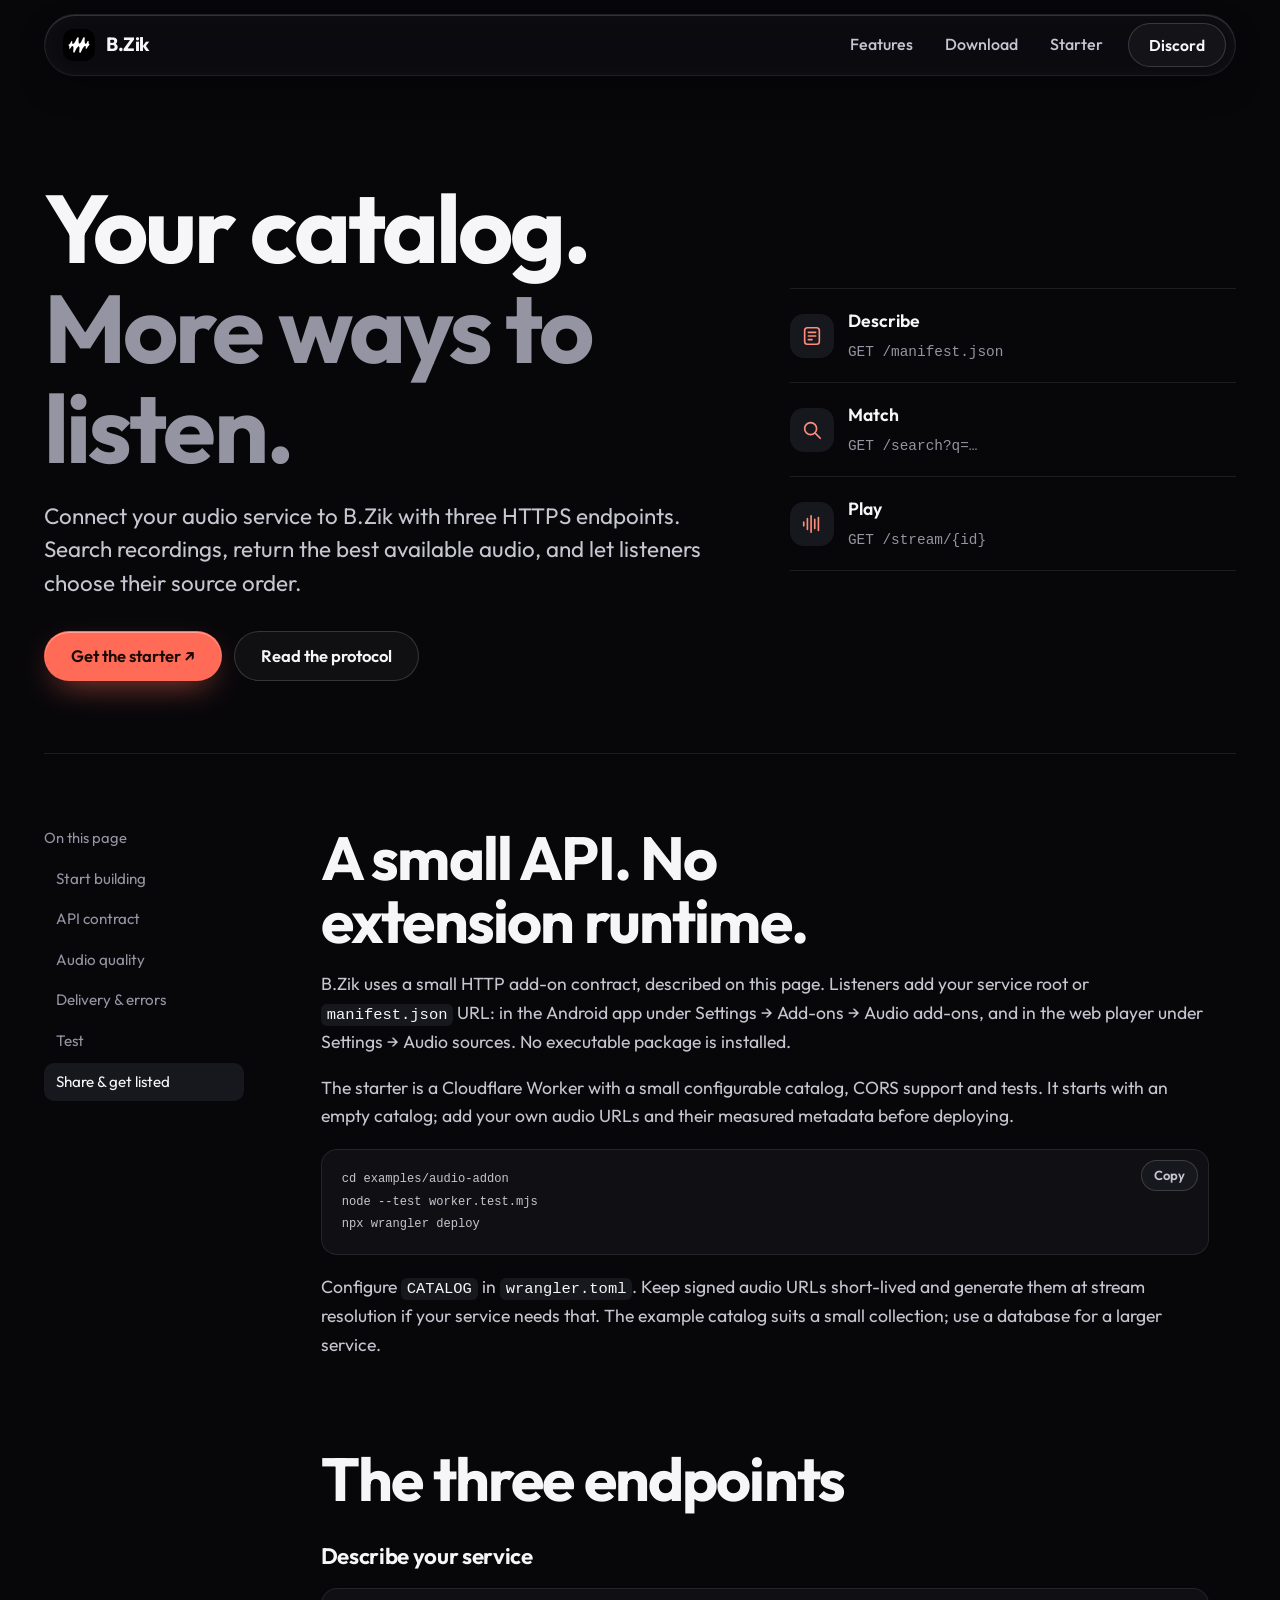
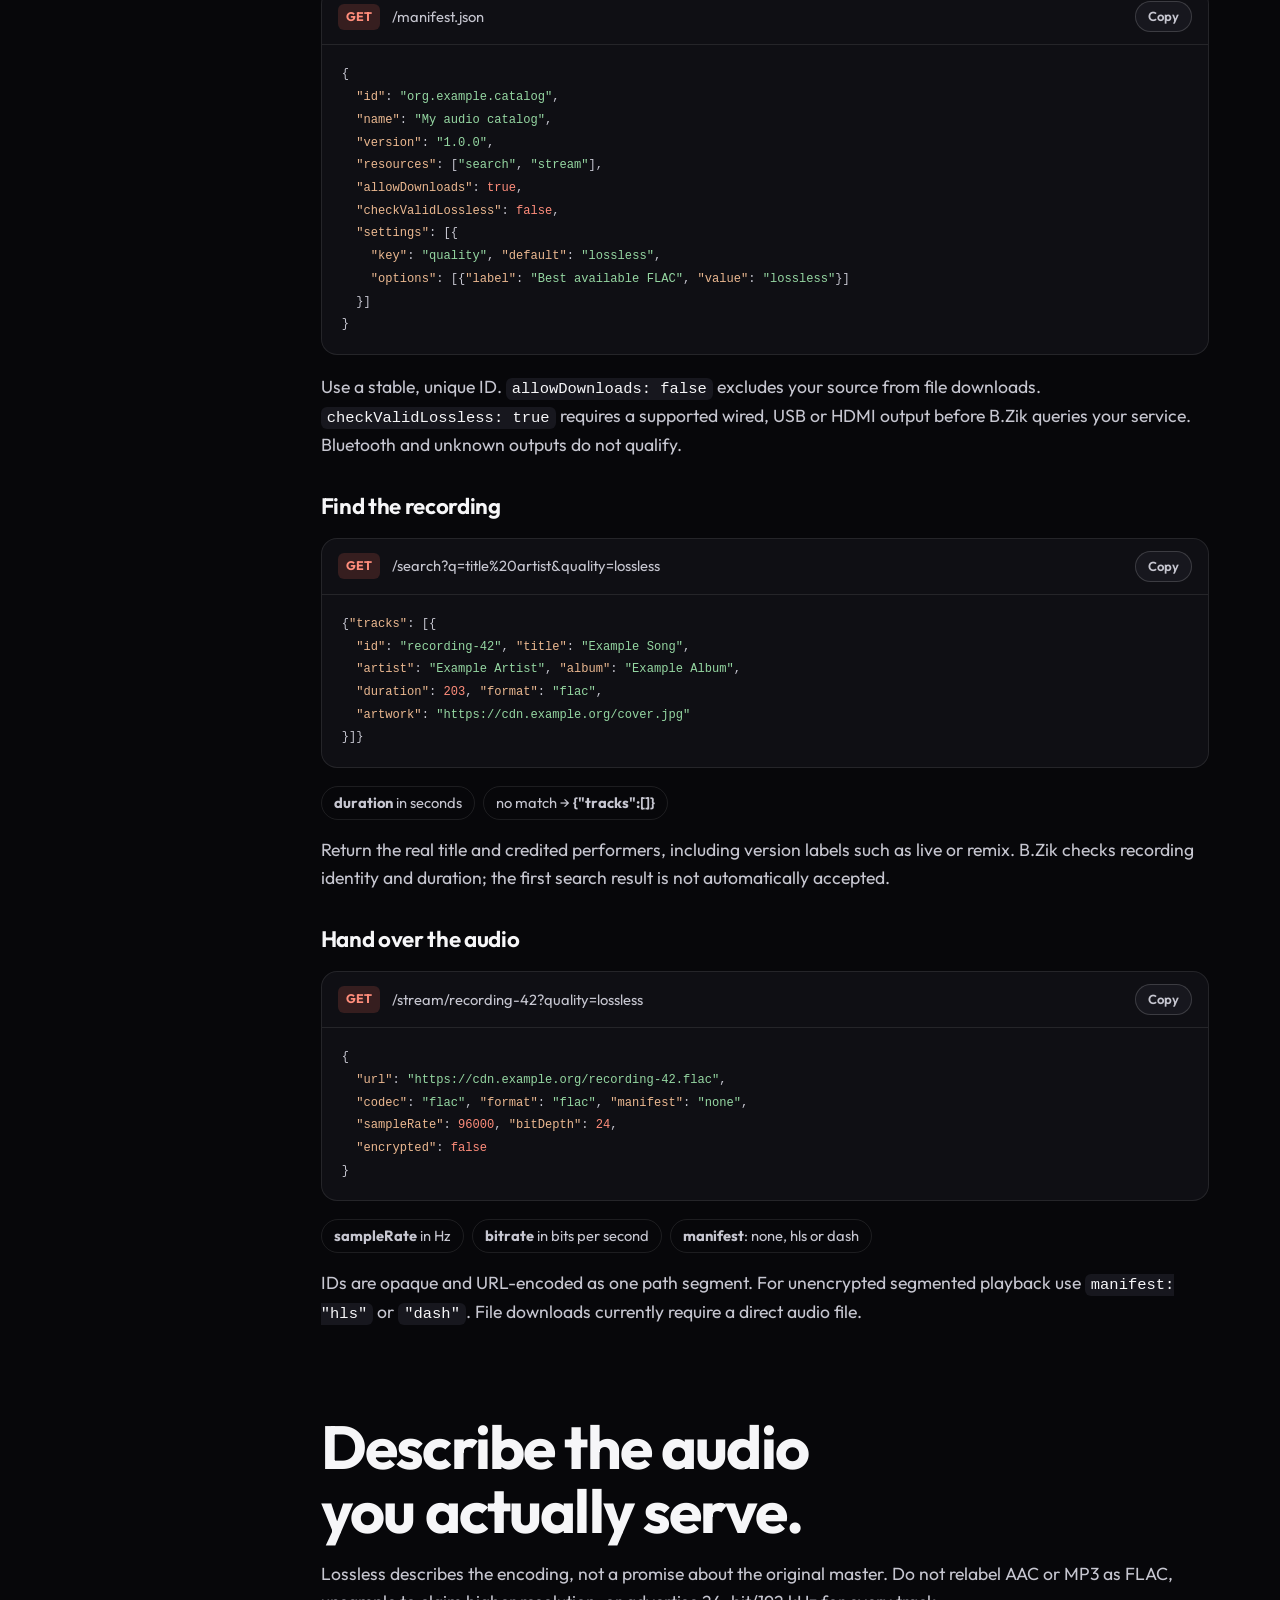
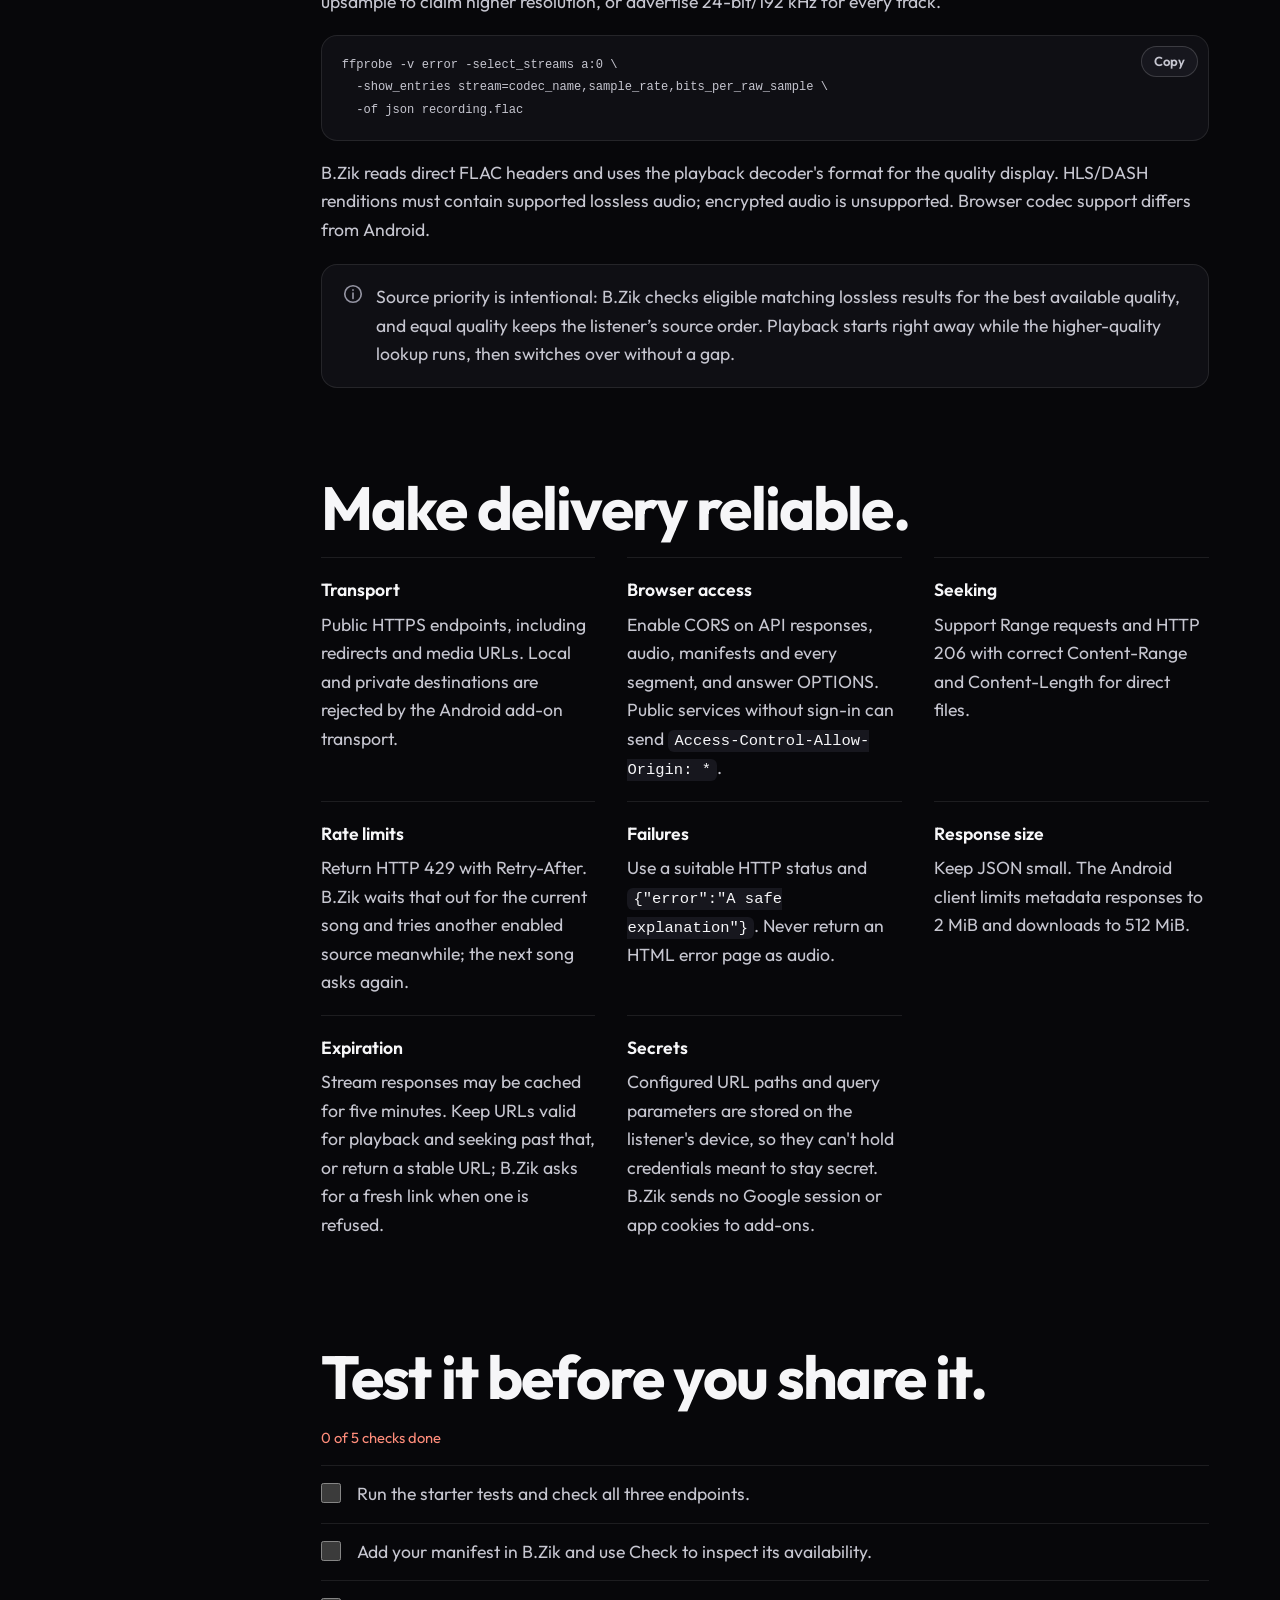
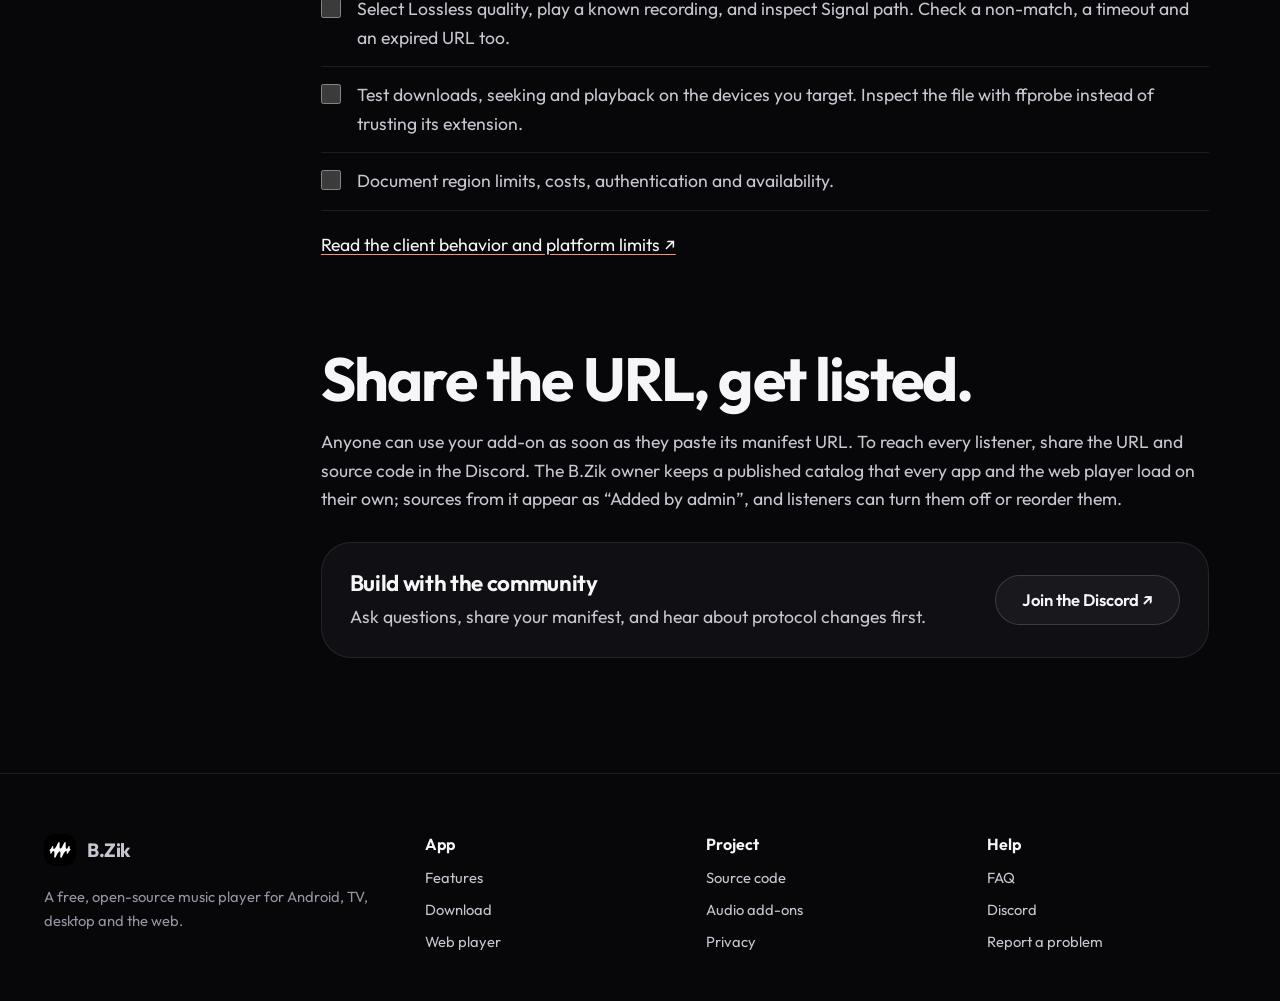
<file: site/addons/index.html>
<!doctype html>
<html lang="en">
<head>
<meta charset="utf-8">
<meta name="viewport" content="width=device-width, initial-scale=1, viewport-fit=cover">
<title>Build audio add-ons · B.Zik</title>
<meta name="description" content="Build an B.Zik audio add-on: a small HTTPS API for catalog search, lossless playback and downloads. Protocol, examples and a working starter.">
<link rel="canonical" href="https://alphakorner.github.io/B.Zik/addons/">
<link rel="icon" href="../favicon.svg" type="image/svg+xml">
<meta name="theme-color" content="#07070a">
<link rel="preload" as="font" href="../assets/outfit.woff2" type="font/woff2" crossorigin>
<link rel="stylesheet" href="../assets/site.css">
<style>
/* The add-ons guide: a contents rail beside the article, code and endpoint blocks. */
.addon-hero { display: grid; grid-template-columns: minmax(0, 1.2fr) minmax(0, 0.8fr); gap: clamp(32px, 6vw, 80px); align-items: center; padding: clamp(48px, 8vw, 104px) 0 clamp(40px, 6vw, 72px); }
.addon-hero > * { min-width: 0; }
.addon-hero h1 { font-size: var(--step-4); letter-spacing: -0.03em; margin-bottom: 22px; }
.addon-hero h1 mark { background: none; color: var(--ink-3); }
.addon-hero .lede { max-width: 44ch; margin-bottom: 30px; }
.route { list-style: none; margin: 0; padding: 0; border-top: 1px solid var(--line); }
.route li { display: grid; grid-template-columns: 44px 1fr; gap: 14px; align-items: center; padding: 18px 0; border-bottom: 1px solid var(--line); }
.route .dot { width: 44px; height: 44px; border-radius: 14px; background: var(--bg-3); display: grid; place-items: center; }
.route svg { width: 22px; height: 22px; fill: none; stroke: var(--coral-text); stroke-width: 1.8; stroke-linecap: round; stroke-linejoin: round; }
.route strong { display: block; font-weight: 620; }
.route code { color: var(--ink-3); font-size: 0.9rem; }
.layout { display: grid; grid-template-columns: 200px minmax(0, 1fr); gap: clamp(32px, 6vw, 88px); align-items: start; padding-bottom: clamp(64px, 9vw, 120px); border-top: 1px solid var(--line); padding-top: clamp(40px, 6vw, 72px); }
.layout .toc { position: sticky; top: 88px; display: grid; gap: 2px; }
.layout .toc p { margin: 0 0 8px; font-size: var(--step--1); color: var(--ink-3); }
.layout .toc a { padding: 7px 12px; border-radius: 10px; text-decoration: none; color: var(--ink-3); font-size: 0.95rem; border: 0; }
.layout .toc a:hover { color: var(--ink); background: var(--bg-2); }
.layout .toc a[aria-current="true"] { color: var(--ink); background: var(--bg-3); }
article { max-width: 74ch; }
article section + section { margin-top: clamp(48px, 7vw, 88px); }
article h2 { font-size: var(--step-3); margin-bottom: 18px; }
article h3 { margin: 32px 0 12px; }
article p, article li { color: var(--ink-2); }
article a { color: var(--ink); text-decoration-color: var(--coral-text); text-underline-offset: 3px; }
article code { font-size: 0.88em; background: var(--bg-3); padding: 2px 6px; border-radius: 6px; color: var(--ink); overflow-wrap: anywhere; }
.code, .endpoint { position: relative; margin: 18px 0; background: var(--bg-2); border: 1px solid var(--line); border-radius: 16px; overflow: hidden; }
.endpoint header { display: flex; align-items: center; gap: 12px; padding: 12px 16px; border-bottom: 1px solid var(--line); font-size: 0.92rem; color: var(--ink-2); overflow-wrap: anywhere; }
.method { font-weight: 700; font-size: 0.78rem; color: var(--coral-text); background: color-mix(in oklab, var(--coral) 16%, transparent); padding: 3px 8px; border-radius: 6px; }
.code pre, .endpoint pre { margin: 0; padding: 18px 20px; overflow-x: auto; font-size: 0.86rem; line-height: 1.65; }
.code pre code, .endpoint pre code { background: none; padding: 0; color: var(--ink-2); }
.k { color: oklch(0.82 0.08 60); } .s { color: oklch(0.82 0.1 150); } .n { color: var(--coral-text); }
.copy { margin-left: auto; font: inherit; font-size: 0.82rem; font-weight: 600; color: var(--ink-2); background: var(--bg-3); border: 1px solid var(--line-2); border-radius: 999px; padding: 4px 12px; cursor: pointer; }
.code .copy { position: absolute; top: 10px; right: 10px; }
.copy[data-done] { color: var(--coral-text); }
.fields { display: flex; flex-wrap: wrap; gap: 8px; list-style: none; padding: 0; margin: 0 0 16px; }
.fields li { font-size: var(--step--1); border: 1px solid var(--line); border-radius: 999px; padding: 4px 12px; }
.note { display: grid; grid-template-columns: 22px 1fr; gap: 12px; padding: 18px 20px; border-radius: 16px; background: var(--bg-2); border: 1px solid var(--line); margin: 20px 0; }
.note svg { width: 22px; height: 22px; fill: none; stroke: var(--ink-3); stroke-width: 1.8; stroke-linecap: round; }
.note p { margin: 0; }
.rules { display: grid; grid-template-columns: repeat(auto-fit, minmax(min(100%, 260px), 1fr)); gap: 0 32px; }
.rule { padding: 18px 0; border-top: 1px solid var(--line); }
.rule strong { display: block; margin-bottom: 6px; font-weight: 620; }
.rule p { margin: 0; }
.progress { color: var(--coral-text); font-size: var(--step--1); min-height: 1.4em; }
.checklist { list-style: none; padding: 0; margin: 0 0 20px; }
.checklist li { border-top: 1px solid var(--line); }
.checklist li:last-child { border-bottom: 1px solid var(--line); }
.checklist label { display: grid; grid-template-columns: 22px 1fr; gap: 14px; padding: 14px 0; cursor: pointer; }
.checklist input { width: 20px; height: 20px; margin: 3px 0 0; accent-color: var(--coral); }
.checklist input:checked + span { color: var(--ink-3); text-decoration: line-through; text-decoration-color: var(--ink-3); }
.cta-band { display: flex; flex-wrap: wrap; gap: 20px; justify-content: space-between; align-items: center; margin-top: 28px; padding: 26px 28px; border-radius: var(--radius); background: var(--bg-2); border: 1px solid var(--line); }
.cta-band h3 { margin: 0 0 6px; }
.cta-band p { margin: 0; }
@media (max-width: 900px) {
  .addon-hero { grid-template-columns: 1fr; }
  .layout { grid-template-columns: 1fr; }
  .layout .toc { position: sticky; top: 58px; z-index: 5; display: flex; overflow-x: auto; gap: 4px; padding: 10px 0; margin-inline: calc(-1 * var(--gutter)); padding-inline: var(--gutter); background: color-mix(in oklab, var(--bg) 90%, transparent); backdrop-filter: blur(12px); scrollbar-width: none; }
  .layout .toc p { display: none; }
  .layout .toc a { white-space: nowrap; }
}
</style>
</head>
<body>
<a class="skip" href="#main">Skip to content</a>
<header class="nav" id="nav">
  <div class="wrap nav-in">
    <a class="brand" href="../" aria-label="B.Zik home"><img src="../img/opentune-logo.svg" alt="" width="32" height="32">B.Zik</a>
    <nav aria-label="Main">
      <ul class="nav-links">
        <li class="opt"><a href="../#features">Features</a></li>
        <li><a href="../#download">Download</a></li>
        <li class="opt"><a href="https://github.com/alphakorner/B.Zik/tree/main/examples/audio-addon">Starter</a></li>
      </ul>
    </nav>
    <a class="btn" href="https://alpha-korner.com">Discord</a>
  </div>
</header>

<main class="wrap" id="main">
<section class="addon-hero">
  <div>
    <h1>Your catalog.<br><mark>More ways to listen.</mark></h1>
    <p class="lede">Connect your audio service to B.Zik with three HTTPS endpoints. Search recordings, return the best available audio, and let listeners choose their source order.</p>
    <div class="btn-row"><a class="btn btn-primary" href="https://github.com/alphakorner/B.Zik/tree/main/examples/audio-addon">Get the starter ↗</a><a class="btn" href="#contract">Read the protocol</a></div>
  </div>
  <ol class="route reveal" aria-label="How a song is found">
    <li><span class="dot"><svg viewBox="0 0 24 24" aria-hidden="true"><rect x="4" y="3" width="16" height="18" rx="3"/><path d="M8 8h8M8 12h8M8 16h4"/></svg></span><div><strong>Describe</strong><code>GET /manifest.json</code></div></li>
    <li><span class="dot"><svg viewBox="0 0 24 24" aria-hidden="true"><circle cx="10.5" cy="10.5" r="6.5"/><path d="m16 16 5 5"/></svg></span><div><strong>Match</strong><code>GET /search?q=…</code></div></li>
    <li><span class="dot"><svg viewBox="0 0 24 24" aria-hidden="true"><path d="M3 10v4M7 6v12M11 3v18M15 7v10M19 5v14"/></svg></span><div><strong>Play</strong><code>GET /stream/{id}</code></div></li>
  </ol>
</section>

<div class="layout">
<nav class="toc" aria-label="Guide contents"><p>On this page</p><a href="#start">Start building</a><a href="#contract">API contract</a><a href="#quality">Audio quality</a><a href="#delivery">Delivery &amp; errors</a><a href="#test">Test</a><a href="#share">Share &amp; get listed</a></nav>
<article>

<section id="start" class="reveal">
  <h2>A small API. No extension runtime.</h2>
  <p>B.Zik uses a small HTTP add-on contract, described on this page. Listeners add your service root or <code>manifest.json</code> URL: in the Android app under Settings → Add-ons → Audio add-ons, and in the web player under Settings → Audio sources. No executable package is installed.</p>
  <p>The starter is a Cloudflare Worker with a small configurable catalog, CORS support and tests. It starts with an empty catalog; add your own audio URLs and their measured metadata before deploying.</p>
  <div class="code"><button class="copy" type="button">Copy</button><pre><code>cd examples/audio-addon
node --test worker.test.mjs
npx wrangler deploy</code></pre></div>
  <p>Configure <code>CATALOG</code> in <code>wrangler.toml</code>. Keep signed audio URLs short-lived and generate them at stream resolution if your service needs that. The example catalog suits a small collection; use a database for a larger service.</p>
</section>

<section id="contract" class="reveal">
  <h2>The three endpoints</h2>

  <h3>Describe your service</h3>
  <div class="endpoint"><header><span class="method">GET</span><span>/manifest.json</span><button class="copy" type="button">Copy</button></header><pre><code>{
  <span class="k">"id"</span>: <span class="s">"org.example.catalog"</span>,
  <span class="k">"name"</span>: <span class="s">"My audio catalog"</span>,
  <span class="k">"version"</span>: <span class="s">"1.0.0"</span>,
  <span class="k">"resources"</span>: [<span class="s">"search"</span>, <span class="s">"stream"</span>],
  <span class="k">"allowDownloads"</span>: <span class="n">true</span>,
  <span class="k">"checkValidLossless"</span>: <span class="n">false</span>,
  <span class="k">"settings"</span>: [{
    <span class="k">"key"</span>: <span class="s">"quality"</span>, <span class="k">"default"</span>: <span class="s">"lossless"</span>,
    <span class="k">"options"</span>: [{<span class="k">"label"</span>: <span class="s">"Best available FLAC"</span>, <span class="k">"value"</span>: <span class="s">"lossless"</span>}]
  }]
}</code></pre></div>
  <p>Use a stable, unique ID. <code>allowDownloads: false</code> excludes your source from file downloads. <code>checkValidLossless: true</code> requires a supported wired, USB or HDMI output before B.Zik queries your service. Bluetooth and unknown outputs do not qualify.</p>

  <h3>Find the recording</h3>
  <div class="endpoint"><header><span class="method">GET</span><span>/search?q=title%20artist&amp;quality=lossless</span><button class="copy" type="button">Copy</button></header><pre><code>{<span class="k">"tracks"</span>: [{
  <span class="k">"id"</span>: <span class="s">"recording-42"</span>, <span class="k">"title"</span>: <span class="s">"Example Song"</span>,
  <span class="k">"artist"</span>: <span class="s">"Example Artist"</span>, <span class="k">"album"</span>: <span class="s">"Example Album"</span>,
  <span class="k">"duration"</span>: <span class="n">203</span>, <span class="k">"format"</span>: <span class="s">"flac"</span>,
  <span class="k">"artwork"</span>: <span class="s">"https://cdn.example.org/cover.jpg"</span>
}]}</code></pre></div>
  <ul class="fields" aria-label="Units"><li><b>duration</b> in seconds</li><li>no match → <b>{"tracks":[]}</b></li></ul>
  <p>Return the real title and credited performers, including version labels such as live or remix. B.Zik checks recording identity and duration; the first search result is not automatically accepted.</p>

  <h3>Hand over the audio</h3>
  <div class="endpoint"><header><span class="method">GET</span><span>/stream/recording-42?quality=lossless</span><button class="copy" type="button">Copy</button></header><pre><code>{
  <span class="k">"url"</span>: <span class="s">"https://cdn.example.org/recording-42.flac"</span>,
  <span class="k">"codec"</span>: <span class="s">"flac"</span>, <span class="k">"format"</span>: <span class="s">"flac"</span>, <span class="k">"manifest"</span>: <span class="s">"none"</span>,
  <span class="k">"sampleRate"</span>: <span class="n">96000</span>, <span class="k">"bitDepth"</span>: <span class="n">24</span>,
  <span class="k">"encrypted"</span>: <span class="n">false</span>
}</code></pre></div>
  <ul class="fields" aria-label="Units"><li><b>sampleRate</b> in Hz</li><li><b>bitrate</b> in bits per second</li><li><b>manifest</b>: none, hls or dash</li></ul>
  <p>IDs are opaque and URL-encoded as one path segment. For unencrypted segmented playback use <code>manifest: "hls"</code> or <code>"dash"</code>. File downloads currently require a direct audio file.</p>
</section>

<section id="quality" class="reveal">
  <h2>Describe the audio you actually serve.</h2>
  <p>Lossless describes the encoding, not a promise about the original master. Do not relabel AAC or MP3 as FLAC, upsample to claim higher resolution, or advertise 24-bit/192 kHz for every track.</p>
  <div class="code"><button class="copy" type="button">Copy</button><pre><code>ffprobe -v error -select_streams a:0 \
  -show_entries stream=codec_name,sample_rate,bits_per_raw_sample \
  -of json recording.flac</code></pre></div>
  <p>B.Zik reads direct FLAC headers and uses the playback decoder's format for the quality display. HLS/DASH renditions must contain supported lossless audio; encrypted audio is unsupported. Browser codec support differs from Android.</p>
  <div class="note"><svg viewBox="0 0 24 24" aria-hidden="true"><circle cx="12" cy="12" r="9"/><path d="M12 11v6M12 7.5v.5"/></svg><p>Source priority is intentional: B.Zik checks eligible matching lossless results for the best available quality, and equal quality keeps the listener’s source order. Playback starts right away while the higher-quality lookup runs, then switches over without a gap.</p></div>
</section>

<section id="delivery" class="reveal">
  <h2>Make delivery reliable.</h2>
  <div class="rules">
    <div class="rule"><strong>Transport</strong><p>Public HTTPS endpoints, including redirects and media URLs. Local and private destinations are rejected by the Android add-on transport.</p></div>
    <div class="rule"><strong>Browser access</strong><p>Enable CORS on API responses, audio, manifests and every segment, and answer OPTIONS. Public services without sign-in can send <code>Access-Control-Allow-Origin: *</code>.</p></div>
    <div class="rule"><strong>Seeking</strong><p>Support Range requests and HTTP 206 with correct Content-Range and Content-Length for direct files.</p></div>
    <div class="rule"><strong>Rate limits</strong><p>Return HTTP 429 with Retry-After. B.Zik waits that out for the current song and tries another enabled source meanwhile; the next song asks again.</p></div>
    <div class="rule"><strong>Failures</strong><p>Use a suitable HTTP status and <code>{"error":"A safe explanation"}</code>. Never return an HTML error page as audio.</p></div>
    <div class="rule"><strong>Response size</strong><p>Keep JSON small. The Android client limits metadata responses to 2 MiB and downloads to 512 MiB.</p></div>
    <div class="rule"><strong>Expiration</strong><p>Stream responses may be cached for five minutes. Keep URLs valid for playback and seeking past that, or return a stable URL; B.Zik asks for a fresh link when one is refused.</p></div>
    <div class="rule"><strong>Secrets</strong><p>Configured URL paths and query parameters are stored on the listener's device, so they can't hold credentials meant to stay secret. B.Zik sends no Google session or app cookies to add-ons.</p></div>
  </div>
</section>

<section id="test" class="reveal">
  <h2>Test it before you share it.</h2>
  <p class="progress" id="progress" aria-live="polite"></p>
  <ol class="checklist" id="checklist">
    <li><label><input type="checkbox"><span>Run the starter tests and check all three endpoints.</span></label></li>
    <li><label><input type="checkbox"><span>Add your manifest in B.Zik and use Check to inspect its availability.</span></label></li>
    <li><label><input type="checkbox"><span>Select Lossless quality, play a known recording, and inspect Signal path. Check a non-match, a timeout and an expired URL too.</span></label></li>
    <li><label><input type="checkbox"><span>Test downloads, seeking and playback on the devices you target. Inspect the file with ffprobe instead of trusting its extension.</span></label></li>
    <li><label><input type="checkbox"><span>Document region limits, costs, authentication and availability.</span></label></li>
  </ol>
  <p><a href="https://github.com/alphakorner/B.Zik/blob/main/docs/audio-addons.md">Read the client behavior and platform limits ↗</a></p>
</section>

<section id="share" class="reveal">
  <h2>Share the URL, get listed.</h2>
  <p>Anyone can use your add-on as soon as they paste its manifest URL. To reach every listener, share the URL and source code in the Discord. The B.Zik owner keeps a published catalog that every app and the web player load on their own; sources from it appear as “Added by admin”, and listeners can turn them off or reorder them.</p>
  <div class="cta-band"><div><h3>Build with the community</h3><p>Ask questions, share your manifest, and hear about protocol changes first.</p></div><a class="btn" href="https://alpha-korner.com">Join the Discord ↗</a></div>
</section>

</article>
</div>
</main>
<footer class="footer">
  <div class="wrap">
    <div class="footer-grid">
      <div><a class="brand" href="../"><img src="../img/opentune-logo.svg" alt="" width="32" height="32">B.Zik</a><p style="margin-top:12px;max-width:34ch">A free, open-source music player for Android, TV, desktop and the web.</p></div>
      <div><h3>App</h3><ul><li><a href="../#features">Features</a></li><li><a href="../#download">Download</a></li><li><a href="../player/">Web player</a></li></ul></div>
      <div><h3>Project</h3><ul><li><a href="https://github.com/alphakorner/B.Zik">Source code</a></li><li><a href="./">Audio add-ons</a></li><li><a href="../privacy/">Privacy</a></li></ul></div>
      <div><h3>Help</h3><ul><li><a href="../#faq">FAQ</a></li><li><a href="https://alpha-korner.com">Discord</a></li><li><a href="https://github.com/alphakorner/B.Zik/issues/new">Report a problem</a></li></ul></div>
    </div>
  </div>
</footer>

<script>
(() => {
  const nav = document.getElementById('nav');
  const onScroll = () => nav.classList.toggle('scrolled', scrollY > 8);
  addEventListener('scroll', onScroll, { passive: true });
  onScroll();

  // Copy buttons: the code next to them, without the button's own label.
  for (const button of document.querySelectorAll('.copy')) {
    button.addEventListener('click', async () => {
      const code = button.closest('.endpoint, .code').querySelector('pre').innerText;
      try { await navigator.clipboard.writeText(code); } catch { return; }
      button.textContent = 'Copied';
      button.setAttribute('data-done', '');
      setTimeout(() => { button.textContent = 'Copy'; button.removeAttribute('data-done'); }, 1600);
    });
  }

  // The contents follow the section being read.
  const links = new Map([...document.querySelectorAll('.toc a')].map((a) => [a.hash.slice(1), a]));
  const spy = new IntersectionObserver((entries) => {
    for (const entry of entries) {
      if (!entry.isIntersecting) continue;
      links.forEach((a) => a.removeAttribute('aria-current'));
      const link = links.get(entry.target.id);
      link?.setAttribute('aria-current', 'true');
      if (matchMedia('(max-width: 900px)').matches) link?.scrollIntoView({ block: 'nearest', inline: 'center' });
    }
  }, { rootMargin: '-30% 0px -60% 0px' });
  links.forEach((_, id) => { const s = document.getElementById(id); if (s) spy.observe(s); });

  // Rise in on first sight.
  const reveal = new IntersectionObserver((entries) => {
    for (const entry of entries) if (entry.isIntersecting) { entry.target.setAttribute('data-in', ''); reveal.unobserve(entry.target); }
  }, { rootMargin: '0px 0px -8% 0px' });
  document.querySelectorAll('.reveal').forEach((el) => reveal.observe(el));

  // The test list remembers its ticks in this browser; it works the same without storage.
  const KEY = 'opentune-addon-checklist';
  const boxes = [...document.querySelectorAll('#checklist input')];
  const progress = document.getElementById('progress');
  let saved = [];
  try { saved = JSON.parse(localStorage.getItem(KEY) || '[]'); } catch {}
  boxes.forEach((box, i) => { box.checked = !!saved[i]; });
  const count = () => {
    const done = boxes.filter((b) => b.checked).length;
    progress.textContent = done === boxes.length ? 'All checks done. Ready to share.' : `${done} of ${boxes.length} checks done`;
  };
  boxes.forEach((box) => box.addEventListener('change', () => {
    count();
    try { localStorage.setItem(KEY, JSON.stringify(boxes.map((b) => b.checked))); } catch {}
  }));
  count();
})();
</script>
</body>
</html>
</file>
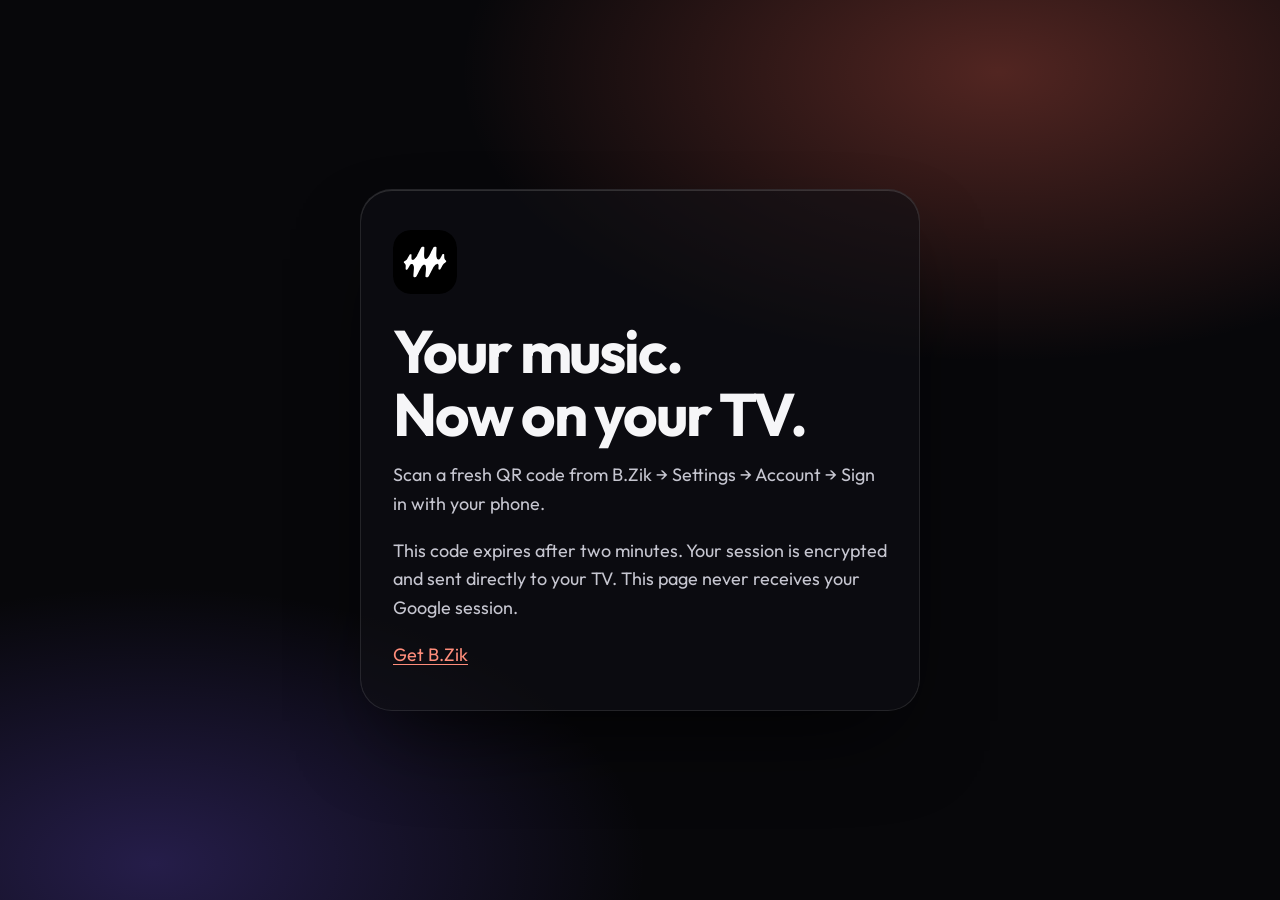
<file: site/pair/index.html>
<!doctype html><html lang="en"><head><meta charset="utf-8"><meta name="viewport" content="width=device-width,initial-scale=1"><meta name="robots" content="noindex"><meta name="referrer" content="no-referrer"><meta http-equiv="Content-Security-Policy" content="default-src 'none'; script-src 'self'; style-src 'self'; img-src 'self'; font-src 'self'; base-uri 'none'; form-action 'none'"><title>Connect your TV · B.Zik</title><link rel="icon" href="../favicon.svg"><link rel="stylesheet" href="pair.css"></head><body><main><img src="../img/opentune-logo.svg" alt="B.Zik" width="64" height="64"><h1>Your music.<br>Now on your TV.</h1><p id="status">Open this code in B.Zik on your signed-in Android phone. Keep your phone and TV on the same Wi-Fi. Confirm the connection in the app.</p><a id="open" hidden>Open in B.Zik</a><p>This code expires after two minutes. Your session is encrypted and sent directly to your TV. This page never receives your Google session.</p><a href="https://github.com/alphakorner/B.Zik/releases">Get B.Zik</a></main><script src="pair.js"></script></body></html>
</file>
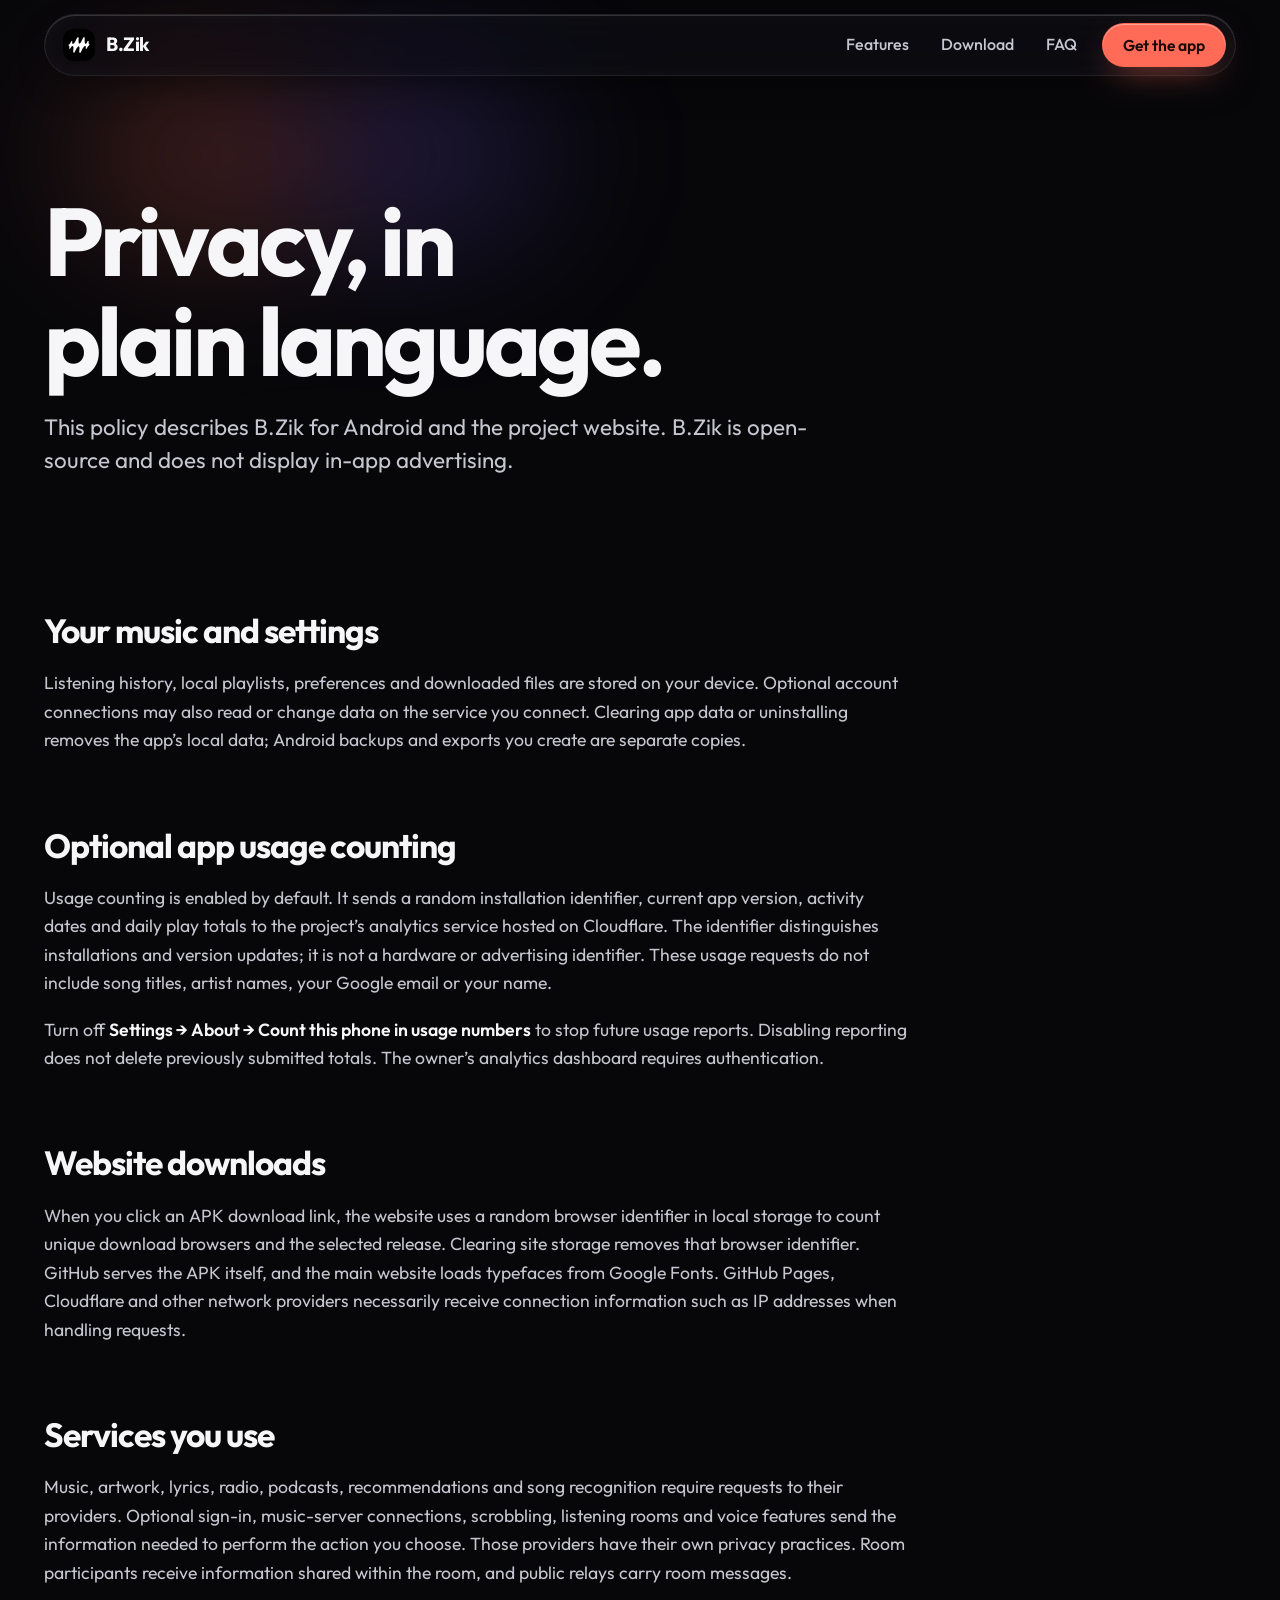
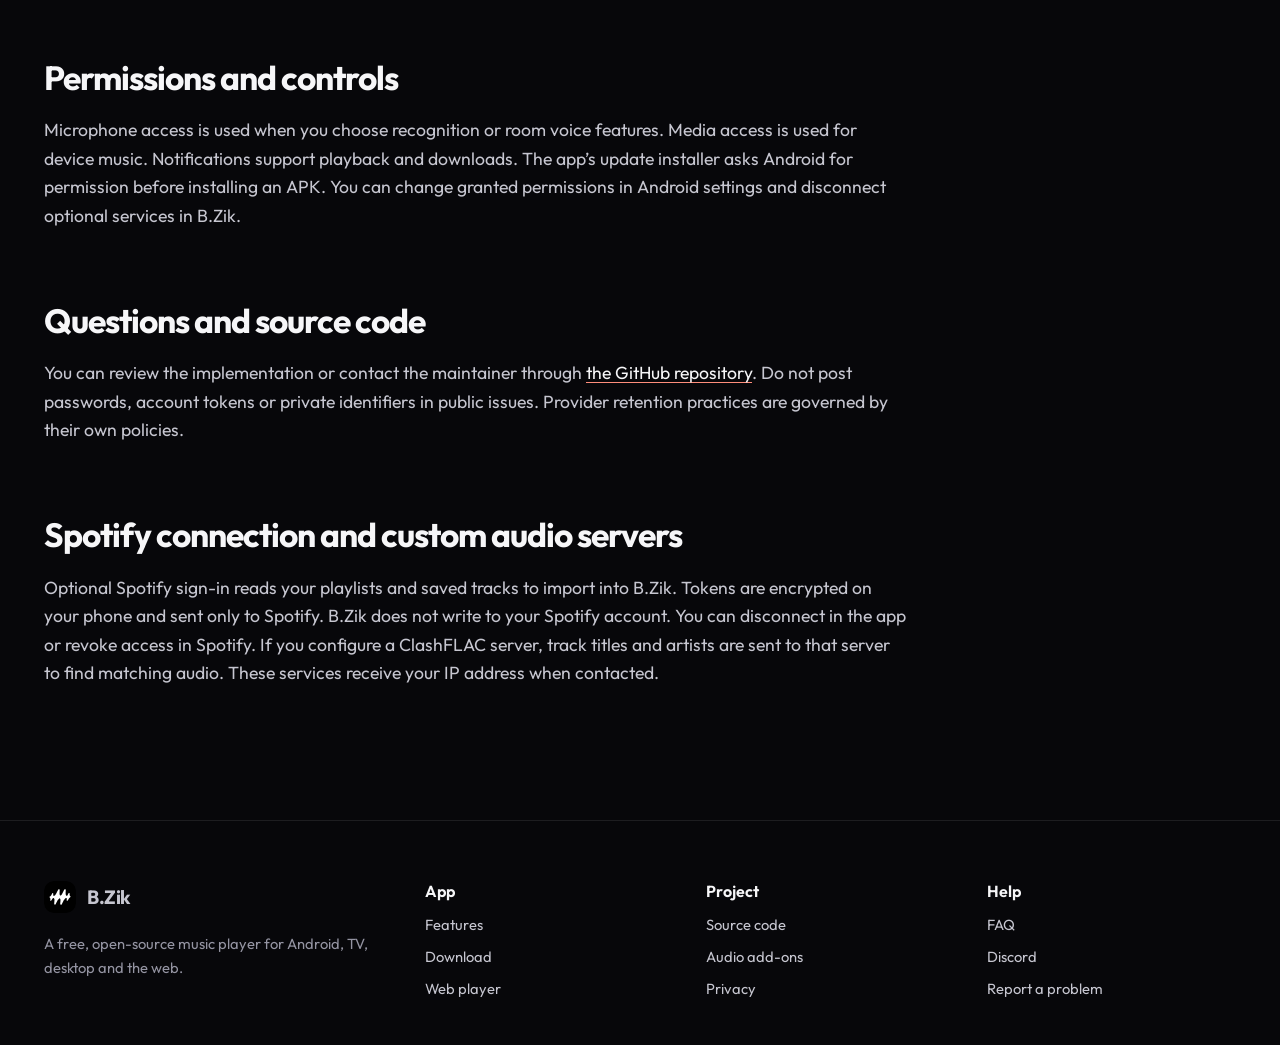
<file: site/privacy/index.html>
<!doctype html>
<html lang="en">
<head>
<meta charset="utf-8">
<meta name="viewport" content="width=device-width,initial-scale=1">
<title>B.Zik Privacy Policy — App and Website</title>
<link rel="icon" href="/Opentune/favicon.ico?v=20261015" sizes="16x16 32x32 48x48">
<link rel="icon" type="image/png" sizes="96x96" href="/Opentune/favicon-96x96.png?v=20261015">
<link rel="icon" type="image/svg+xml" sizes="any" href="/Opentune/favicon.svg?v=20261015">
<link rel="apple-touch-icon" sizes="180x180" href="/Opentune/apple-touch-icon.png?v=20261015">
<link rel="manifest" href="/Opentune/site.webmanifest">
<meta name="apple-mobile-web-app-title" content="B.Zik">
<meta name="description" content="How B.Zik handles local music data, optional usage counting, website download counts and connected services.">
<meta name="robots" content="index,follow">
<link rel="canonical" href="https://alphakorner.github.io/B.Zik/privacy/">
<meta name="theme-color" content="#07070a">
<link rel="preload" as="font" href="../assets/outfit.woff2" type="font/woff2" crossorigin>
<link rel="stylesheet" href="../assets/site.css">
</head>
<body>
<a class="skip" href="#main">Skip to content</a>
<header class="nav" id="nav">
  <div class="wrap nav-in">
    <a class="brand" href="../" aria-label="B.Zik home"><img src="../img/opentune-logo.svg" alt="" width="32" height="32">B.Zik</a>
    <nav aria-label="Main">
      <ul class="nav-links">
        <li class="opt"><a href="../#features">Features</a></li>
        <li><a href="../#download">Download</a></li>
        <li class="opt"><a href="../#faq">FAQ</a></li>
      </ul>
    </nav>
    <a class="btn btn-primary" href="https://github.com/alphakorner/B.Zik/releases/latest">Get the app</a>
  </div>
</header>
<main id="main" class="wrap">
  <div class="page-head"><h1>Privacy, in plain language.</h1><p class="lede">This policy describes B.Zik for Android and the project website. B.Zik is open-source and does not display in-app advertising.</p></div>
  <div class="prose"><h2>Your music and settings</h2>
<p>Listening history, local playlists, preferences and downloaded files are stored on your device. Optional account connections may also read or change data on the service you connect. Clearing app data or uninstalling removes the app’s local data; Android backups and exports you create are separate copies.</p>
<h2>Optional app usage counting</h2>
<p>Usage counting is enabled by default. It sends a random installation identifier, current app version, activity dates and daily play totals to the project’s analytics service hosted on Cloudflare. The identifier distinguishes installations and version updates; it is not a hardware or advertising identifier. These usage requests do not include song titles, artist names, your Google email or your name.</p>
<p>Turn off <strong>Settings → About → Count this phone in usage numbers</strong> to stop future usage reports. Disabling reporting does not delete previously submitted totals. The owner’s analytics dashboard requires authentication.</p>
<h2>Website downloads</h2>
<p>When you click an APK download link, the website uses a random browser identifier in local storage to count unique download browsers and the selected release. Clearing site storage removes that browser identifier. GitHub serves the APK itself, and the main website loads typefaces from Google Fonts. GitHub Pages, Cloudflare and other network providers necessarily receive connection information such as IP addresses when handling requests.</p>
<h2>Services you use</h2>
<p>Music, artwork, lyrics, radio, podcasts, recommendations and song recognition require requests to their providers. Optional sign-in, music-server connections, scrobbling, listening rooms and voice features send the information needed to perform the action you choose. Those providers have their own privacy practices. Room participants receive information shared within the room, and public relays carry room messages.</p>
<h2>Permissions and controls</h2>
<p>Microphone access is used when you choose recognition or room voice features. Media access is used for device music. Notifications support playback and downloads. The app’s update installer asks Android for permission before installing an APK. You can change granted permissions in Android settings and disconnect optional services in B.Zik.</p>
<h2>Questions and source code</h2>
<p>You can review the implementation or contact the maintainer through <a href="https://github.com/alphakorner/B.Zik">the GitHub repository</a>. Do not post passwords, account tokens or private identifiers in public issues. Provider retention practices are governed by their own policies.</p>
<section><h2>Spotify connection and custom audio servers</h2><p>Optional Spotify sign-in reads your playlists and saved tracks to import into B.Zik. Tokens are encrypted on your phone and sent only to Spotify. B.Zik does not write to your Spotify account. You can disconnect in the app or revoke access in Spotify. If you configure a ClashFLAC server, track titles and artists are sent to that server to find matching audio. These services receive your IP address when contacted.</p></section>
  </div>
</main>
<footer class="footer">
  <div class="wrap">
    <div class="footer-grid">
      <div><a class="brand" href="../"><img src="../img/opentune-logo.svg" alt="" width="32" height="32">B.Zik</a><p style="margin-top:12px;max-width:34ch">A free, open-source music player for Android, TV, desktop and the web.</p></div>
      <div><h3>App</h3><ul><li><a href="../#features">Features</a></li><li><a href="../#download">Download</a></li><li><a href="../player/">Web player</a></li></ul></div>
      <div><h3>Project</h3><ul><li><a href="https://github.com/alphakorner/B.Zik">Source code</a></li><li><a href="../addons/">Audio add-ons</a></li><li><a href="./">Privacy</a></li></ul></div>
      <div><h3>Help</h3><ul><li><a href="../#faq">FAQ</a></li><li><a href="https://alpha-korner.com">Discord</a></li><li><a href="https://github.com/alphakorner/B.Zik/issues/new">Report a problem</a></li></ul></div>
    </div>
  </div>
</footer>
<script>(()=>{const n=document.getElementById('nav');const f=()=>n.classList.toggle('scrolled',scrollY>8);addEventListener('scroll',f,{passive:true});f();})();</script>
</body></html>
</file>
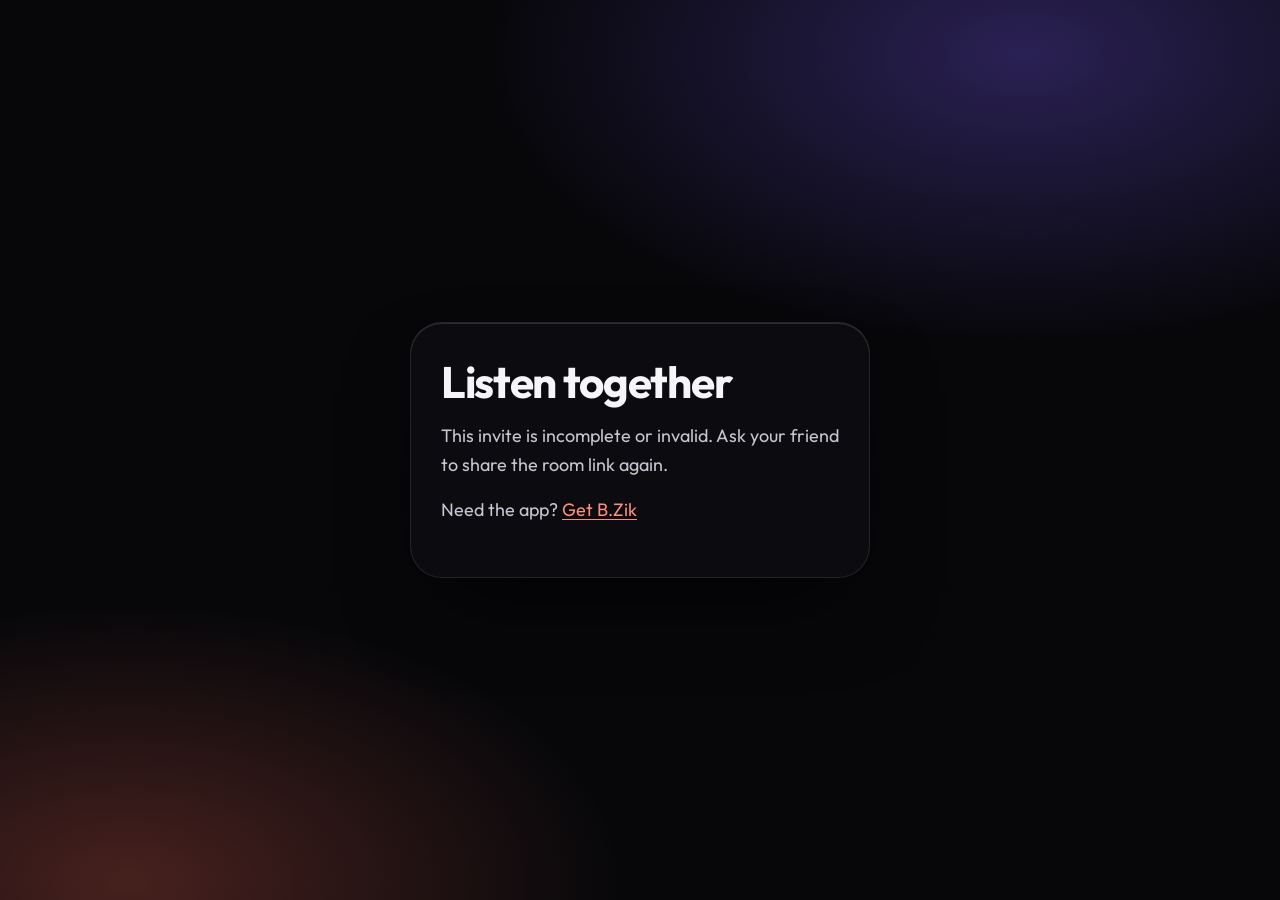
<file: site/together/index.html>
<!doctype html>
<html lang="en">
<head>
<meta charset="utf-8">
<meta name="viewport" content="width=device-width,initial-scale=1">
<meta name="referrer" content="no-referrer">
<meta name="robots" content="noindex">
<title>Listen together · B.Zik</title>
<link rel="icon" href="/Opentune/favicon.ico?v=20261015" sizes="16x16 32x32 48x48">
<link rel="icon" type="image/png" sizes="96x96" href="/Opentune/favicon-96x96.png?v=20261015">
<link rel="icon" type="image/svg+xml" sizes="any" href="/Opentune/favicon.svg?v=20261015">
<link rel="apple-touch-icon" sizes="180x180" href="/Opentune/apple-touch-icon.png?v=20261015">
<link rel="manifest" href="/Opentune/site.webmanifest">
<meta name="apple-mobile-web-app-title" content="B.Zik">
<meta property="og:title" content="Listen together on B.Zik">
<meta property="og:description" content="Open your invite and listen with friends.">
<style>
@font-face{font-family:Outfit;src:url(../assets/outfit.woff2) format("woff2");font-weight:100 900;font-display:swap}
:root{color-scheme:dark}*{box-sizing:border-box}
body{margin:0;min-height:100svh;display:grid;place-items:center;padding:24px;color:#f6f6f8;font:18px/1.6 Outfit,system-ui,sans-serif;
  background:radial-gradient(60% 46% at 80% 6%,rgb(123 92 255/.3),transparent 70%),radial-gradient(55% 44% at 10% 98%,rgb(255 107 87/.26),transparent 70%),#07070a}
main{max-width:460px;width:100%;padding:36px 30px;border-radius:32px;border:1px solid rgb(255 255 255/.1);background:rgb(16 16 21/.6);box-shadow:inset 0 1px 0 rgb(255 255 255/.14),0 40px 90px -30px rgb(0 0 0/.8)}
h1{font-size:clamp(34px,8vw,44px);line-height:1.06;letter-spacing:-.03em;font-weight:700;margin:0 0 16px}
p{color:#c6c6d0;margin:0 0 16px}
a{color:#ff8d7b;text-underline-offset:3px}
#open,#web{display:block;border-radius:99px;padding:14px 20px;text-align:center;font-weight:600;text-decoration:none}
#open{background:#ff6b57;color:#1a0905;margin:22px 0;box-shadow:0 12px 34px -12px rgb(255 107 87/.7),inset 0 1px 0 rgb(255 255 255/.38)}
#web{border:1px solid rgb(255 255 255/.2);color:#f6f6f8;margin:-10px 0 22px}
#code{font-variant-numeric:tabular-nums;letter-spacing:2px;overflow-wrap:anywhere;color:#f6f6f8;font-weight:600}
a:focus-visible{outline:2px solid #ff8d7b;outline-offset:4px;border-radius:8px}
[hidden]{display:none!important}
</style>
<script src="invite.js" defer></script>
</head>
<body><main><h1>Listen together</h1><p id="message">Open this invite in B.Zik to join your friend's room.</p><p id="code"></p><a id="open" hidden>Open in B.Zik</a><a id="web" hidden>Join in the web player</a><p id="help" hidden>The app opens your invitation. Check your name and tap Join. If the host has approval enabled, they’ll let you in.</p><p>Need the app? <a href="../">Get B.Zik</a></p></main></body>
</html>
</file>
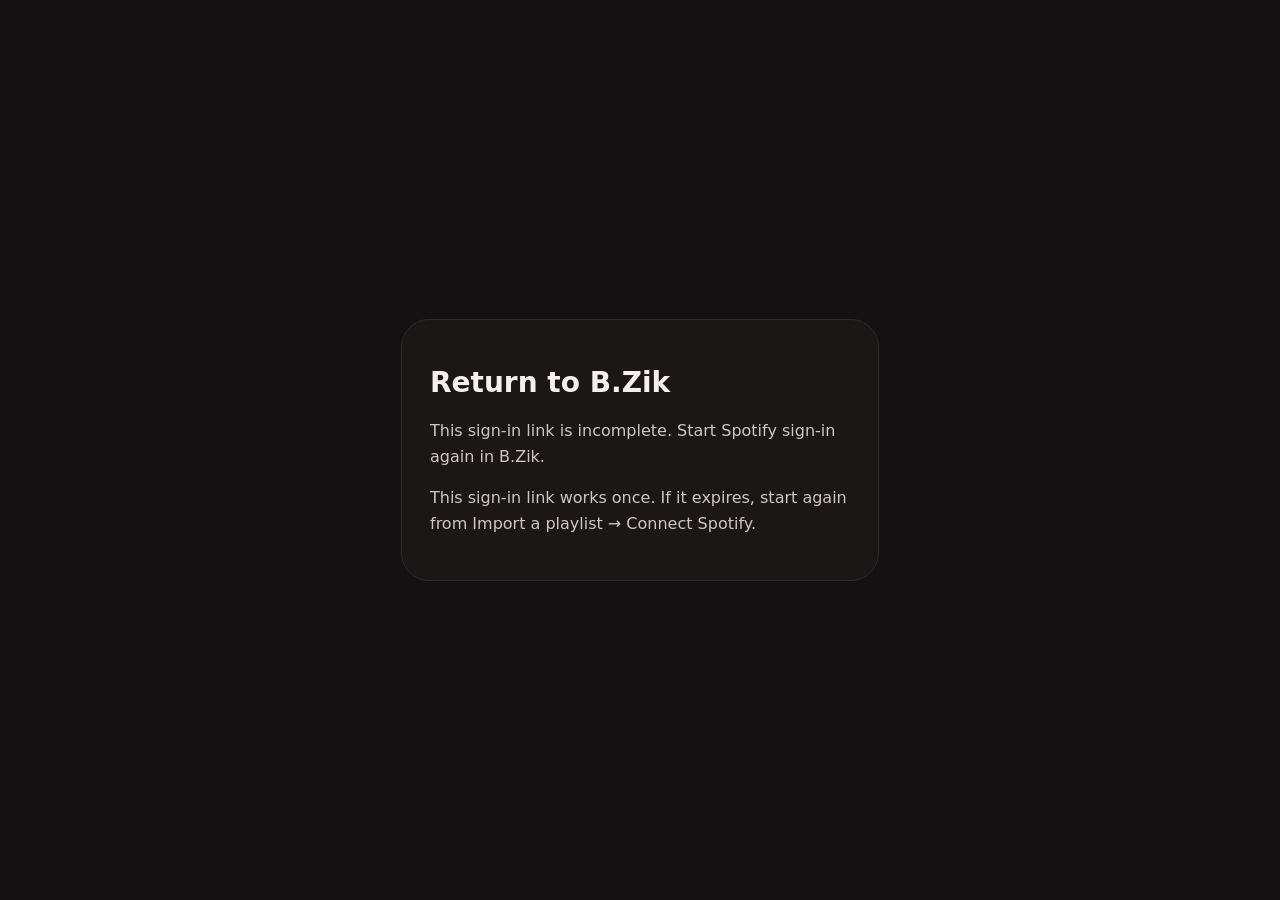
<file: site/spotify/callback/index.html>
<!doctype html>
<html lang="en">
<head>
<meta charset="utf-8">
<meta name="viewport" content="width=device-width,initial-scale=1">
<meta name="robots" content="noindex,nofollow">
<meta name="referrer" content="no-referrer">
<meta http-equiv="Content-Security-Policy" content="default-src 'none'; img-src 'self'; manifest-src 'self'; script-src 'self'; style-src 'unsafe-inline'; base-uri 'none'; form-action 'none'">
<title>Return to B.Zik</title>
<link rel="icon" href="/Opentune/favicon.ico?v=20261015" sizes="16x16 32x32 48x48">
<link rel="icon" type="image/png" sizes="96x96" href="/Opentune/favicon-96x96.png?v=20261015">
<link rel="icon" type="image/svg+xml" sizes="any" href="/Opentune/favicon.svg?v=20261015">
<link rel="apple-touch-icon" sizes="180x180" href="/Opentune/apple-touch-icon.png?v=20261015">
<link rel="manifest" href="/Opentune/site.webmanifest">
<meta name="apple-mobile-web-app-title" content="B.Zik">
<style>
:root{color-scheme:dark;font-family:system-ui,sans-serif;background:#131111;color:#f6f0ed}body{margin:0;min-height:100svh;display:grid;place-items:center;padding:24px;box-sizing:border-box}main{max-width:420px;padding:28px;border:1px solid #2f2a27;border-radius:28px;background:#1a1716}h1{font-size:28px}p{line-height:1.6;color:#cfc6c2}a{display:block;background:#ff806e;color:#1a0b08;text-align:center;padding:16px;border-radius:18px;text-decoration:none;font-weight:700}[hidden]{display:none}
</style>
<script src="callback.js" defer></script>
</head>
<body><main><h1>Return to B.Zik</h1><p id="message">Finish connecting Spotify in the app. Your password stays with Spotify.</p><a id="open" hidden>Open B.Zik</a><p>This sign-in link works once. If it expires, start again from Import a playlist → Connect Spotify.</p></main></body>
</html>
</file>
<file: site/assets/site.css>
/* OpenTune website. One stylesheet for the home, add-ons and privacy pages.
   A dark room lit by whatever is playing: the hero's light comes from the cover in the
   player, as the app's own does. Type is Outfit, the app's typeface. Coral is kept for
   the main action on each screen. */

@font-face {
  font-family: "Outfit";
  src: url("outfit.woff2") format("woff2");
  font-weight: 100 900;
  font-display: swap;
}

/* The three colours of the cover in the hero's player: registered, so they can ease. */
@property --c1 { syntax: "<color>"; inherits: true; initial-value: #b3122a; }
@property --c2 { syntax: "<color>"; inherits: true; initial-value: #d08a2e; }
@property --c3 { syntax: "<color>"; inherits: true; initial-value: #5a1a2a; }
/* Whether a line of the lyrics is the one being sung. */
@property --on { syntax: "<number>"; inherits: true; initial-value: 0; }

:root {
  color-scheme: dark;
  --bg: #07070a;
  --bg-2: #0f0f14;
  --bg-3: #17171e;
  --line: rgb(255 255 255 / 0.09);
  --line-2: rgb(255 255 255 / 0.16);
  --ink: #f6f6f8;
  --ink-2: #c6c6d0;
  --ink-3: #9494a2;
  --coral: #ff6b57;
  --coral-hover: #ff8371;
  --coral-ink: #1a0905;
  --coral-text: #ff8d7b;
  --rose: #ff3d81;
  --violet: #7b5cff;
  --amber: #ffb547;
  --glass: rgb(255 255 255 / 0.04);
  --glass-2: rgb(255 255 255 / 0.07);

  --font: "Outfit", ui-sans-serif, system-ui, -apple-system, "Segoe UI", Roboto, sans-serif;
  --step--1: clamp(0.86rem, 0.84rem + 0.1vw, 0.92rem);
  --step-0: clamp(1.02rem, 0.99rem + 0.15vw, 1.1rem);
  --step-1: clamp(1.16rem, 1.08rem + 0.4vw, 1.4rem);
  --step-2: clamp(1.5rem, 1.28rem + 1.1vw, 2.1rem);
  --step-3: clamp(2.1rem, 1.5rem + 3vw, 3.8rem);
  --step-4: clamp(2.9rem, 1.5rem + 6.6vw, 6rem);

  --gutter: clamp(18px, 4.5vw, 44px);
  --max: 1240px;
  --radius: 30px;
  --ease: cubic-bezier(0.22, 1, 0.36, 1);
  --ease-expo: cubic-bezier(0.16, 1, 0.3, 1);

  --z-sticky: 20;
  --z-menu: 30;
}

*, *::before, *::after { box-sizing: border-box; }
html { -webkit-text-size-adjust: 100%; scroll-behavior: smooth; scroll-padding-top: 96px; overflow-x: clip; }
@media (prefers-reduced-motion: reduce) { html { scroll-behavior: auto; } }
body {
  margin: 0;
  background: var(--bg);
  color: var(--ink);
  font-family: var(--font);
  font-size: var(--step-0);
  line-height: 1.62;
  -webkit-font-smoothing: antialiased;
  overflow-x: clip;
}
img { display: block; max-width: 100%; height: auto; }
a { color: inherit; }
p { margin: 0 0 1em; }
h1, h2, h3 { margin: 0; line-height: 1.04; font-weight: 700; text-wrap: balance; letter-spacing: -0.03em; }
h3 { font-size: var(--step-1); font-weight: 650; line-height: 1.25; letter-spacing: -0.015em; }
.prose p, .lede { text-wrap: pretty; }
::selection { background: var(--coral); color: var(--coral-ink); }
:focus-visible { outline: 2px solid var(--coral-text); outline-offset: 3px; border-radius: 8px; }
[hidden] { display: none !important; }

.skip { position: absolute; left: 12px; top: -60px; z-index: var(--z-menu); background: var(--ink); color: var(--bg); padding: 10px 16px; border-radius: 999px; font-weight: 650; text-decoration: none; }
.skip:focus { top: 12px; }

.wrap { width: min(100% - 2 * var(--gutter), var(--max)); margin-inline: auto; }
.muted { color: var(--ink-3); }
.lede { font-size: var(--step-1); line-height: 1.5; color: var(--ink-2); max-width: 38ch; }

/* ---------- Header: the app's dock, as a bar. Glass over whatever scrolls under it. ---------- */
.nav { position: sticky; top: 0; z-index: var(--z-sticky); padding-top: 14px; }
.nav-in {
  display: flex; align-items: center; gap: 10px; height: 62px; padding: 0 9px 0 18px;
  border-radius: 999px; border: 1px solid var(--line);
  background: rgb(16 16 21 / 0.55);
  backdrop-filter: saturate(1.7) blur(20px); -webkit-backdrop-filter: saturate(1.7) blur(20px);
  box-shadow: inset 0 1px 0 rgb(255 255 255 / 0.16), inset 0 0 22px rgb(255 255 255 / 0.03), 0 14px 40px -18px rgb(0 0 0 / 0.75);
  transition: background-color 0.3s var(--ease);
}
.nav.scrolled .nav-in { background: rgb(14 14 19 / 0.76); }
.brand { display: inline-flex; align-items: center; gap: 11px; text-decoration: none; font-weight: 700; font-size: 1.2rem; letter-spacing: -0.02em; margin-right: auto; white-space: nowrap; }
.brand img { width: 32px; height: 32px; border-radius: 10px; }
.nav-links { display: flex; align-items: center; gap: 2px; list-style: none; margin: 0; padding: 0; }
.nav-links a { display: inline-block; padding: 9px 15px; border-radius: 999px; text-decoration: none; color: var(--ink-2); font-size: 1rem; font-weight: 500; transition: color 0.2s, background-color 0.2s; }
.nav-links a:hover { color: var(--ink); background: var(--glass-2); }
.nav .btn { min-height: 44px; padding: 9px 20px; font-size: 0.98rem; }
@media (max-width: 880px) { .nav-links .opt { display: none; } }
@media (max-width: 560px) {
  .nav { padding-top: 10px; }
  .nav-links { display: none; }
  .nav-in { height: 56px; padding: 0 6px 0 14px; }
  .nav .btn { min-height: 44px; padding: 8px 16px; }
}

/* ---------- Buttons ---------- */
.btn {
  display: inline-flex; align-items: center; justify-content: center; gap: 10px;
  min-height: 50px; padding: 12px 26px; border-radius: 999px;
  font: inherit; font-weight: 600; font-size: 1.04rem; line-height: 1.2; text-decoration: none; cursor: pointer; white-space: nowrap;
  border: 1px solid var(--line-2); background: var(--glass); color: var(--ink);
  transition: background-color 0.2s, border-color 0.2s, color 0.2s, transform 0.25s var(--ease), box-shadow 0.3s var(--ease);
}
.btn:hover { background: var(--glass-2); border-color: rgb(255 255 255 / 0.3); }
.btn:active { transform: scale(0.97); }
.btn-primary {
  background: var(--coral); border-color: transparent; color: var(--coral-ink);
  box-shadow: 0 12px 34px -12px rgb(255 107 87 / 0.7), inset 0 1px 0 rgb(255 255 255 / 0.38);
}
.btn-primary:hover { background: var(--coral-hover); border-color: transparent; box-shadow: 0 16px 44px -12px rgb(255 107 87 / 0.85), inset 0 1px 0 rgb(255 255 255 / 0.42); }
.btn .sub { font-weight: 500; opacity: 0.72; font-size: 0.86em; }
.btn svg { width: 18px; height: 18px; flex: none; }
.btn-row { display: flex; flex-wrap: wrap; gap: 12px; }
.btn-sm { min-height: 44px; padding: 8px 18px; font-size: 0.96rem; }

/* ---------- Hero: the player, and the room it lights ---------- */
.hero { position: relative; isolation: isolate; margin-top: -76px; padding: calc(76px + clamp(36px, 7vw, 96px)) 0 clamp(56px, 8vw, 110px); overflow: clip;
  transition: --c1 1.1s var(--ease), --c2 1.1s var(--ease), --c3 1.1s var(--ease); }
/* A wall of covers going off into the dark, and the light of the one that's playing. */
.hero-wall { position: absolute; inset: 0; z-index: -2; background: url("../img/wall.webp") 62% 40% / cover no-repeat; opacity: 0.5;
  -webkit-mask-image: radial-gradient(58% 78% at 80% 38%, #000 0%, rgb(0 0 0 / 0.5) 48%, transparent 84%); mask-image: radial-gradient(58% 78% at 80% 38%, #000 0%, rgb(0 0 0 / 0.5) 48%, transparent 84%); }
.hero-light { position: absolute; inset: 0; z-index: -1; pointer-events: none;
  background:
    radial-gradient(46% 52% at 74% 44%, color-mix(in oklab, var(--c1) 58%, transparent), transparent 72%),
    radial-gradient(40% 46% at 92% 78%, color-mix(in oklab, var(--c2) 40%, transparent), transparent 70%),
    radial-gradient(44% 50% at 46% 96%, color-mix(in oklab, var(--c3) 46%, transparent), transparent 72%),
    linear-gradient(180deg, rgb(7 7 10 / 0.5), rgb(7 7 10 / 0.2) 40%, var(--bg) 98%); }
.hero-in { display: grid; grid-template-columns: minmax(0, 1.1fr) minmax(0, 0.9fr); align-items: center; gap: clamp(32px, 6vw, 90px); }
.hero-copy > * { animation: settle 0.9s var(--ease-expo) both; }
.hero-copy > :nth-child(2) { animation-delay: 0.06s; }
.hero-copy > :nth-child(3) { animation-delay: 0.12s; }
.hero-copy > :nth-child(4) { animation-delay: 0.18s; }
.hero-copy > :nth-child(5) { animation-delay: 0.24s; }
@keyframes settle { from { transform: translateY(18px); opacity: 0; } }
.release-chip {
  display: inline-flex; align-items: center; gap: 10px; margin-bottom: 30px; padding: 5px 18px 5px 5px; max-width: 100%;
  border: 1px solid var(--line-2); border-radius: 999px; background: rgb(16 16 21 / 0.5);
  font-size: var(--step--1); color: var(--ink-2); text-decoration: none;
  backdrop-filter: blur(12px); -webkit-backdrop-filter: blur(12px);
}
.release-chip b { background: var(--coral); color: var(--coral-ink); font-weight: 650; padding: 3px 11px; border-radius: 999px; flex: none; }
.release-chip span { overflow: hidden; text-overflow: ellipsis; white-space: nowrap; }
.release-chip:hover { border-color: rgb(255 255 255 / 0.32); color: var(--ink); }
.hero h1 { font-size: var(--step-4); letter-spacing: -0.04em; line-height: 0.96; margin-bottom: 26px; }
.hero h1 em { font-style: normal; color: var(--coral-text); }
.hero .lede { margin: 0 0 34px; max-width: 34ch; }
.hero-meta { margin: 22px 0 0; font-size: var(--step--1); color: var(--ink-3); }
.hero-meta a { color: var(--ink-2); }

/* The player: the app's own, drawn here, in the colours of its cover. */
.np {
  position: relative; justify-self: center; width: min(100%, 392px); padding: 18px 22px 20px; border-radius: 46px;
  background: linear-gradient(180deg, color-mix(in oklab, var(--c1) 46%, #0c0c10) 0%, color-mix(in oklab, var(--c3) 30%, #0a0a0d) 52%, #09090c 100%);
  box-shadow: 0 0 0 1px rgb(255 255 255 / 0.13), inset 0 1px 0 rgb(255 255 255 / 0.22), 0 60px 120px -30px rgb(0 0 0 / 0.9), 0 0 110px -10px color-mix(in oklab, var(--c1) 50%, transparent);
  animation: rise 1.3s var(--ease-expo) both 0.1s;
}
@keyframes rise { from { transform: translateY(70px) rotate(2.5deg) scale(0.96); opacity: 0; } }
.np-from { text-align: center; font-size: 0.82rem; color: rgb(255 255 255 / 0.7); margin: 0 0 14px; }
.np-from::before { content: ""; display: block; width: 36px; height: 5px; border-radius: 5px; background: rgb(255 255 255 / 0.36); margin: 0 auto 12px; }
.np-from b { font-weight: 600; color: #fff; }
.np-art { position: relative; aspect-ratio: 1; border-radius: 26px; overflow: hidden; background: rgb(255 255 255 / 0.06); box-shadow: 0 30px 50px -20px rgb(0 0 0 / 0.7); }
.np-art img { position: absolute; inset: 0; width: 100%; height: 100%; object-fit: cover; opacity: 0; transform: scale(1.06); transition: opacity 0.7s var(--ease), transform 1.1s var(--ease-expo); }
.np-art img.on { opacity: 1; transform: none; }
.np-meta { display: flex; align-items: center; gap: 10px; margin-top: 20px; }
.np-meta > div { flex: 1; min-width: 0; }
.np-title { font-size: 1.5rem; font-weight: 650; letter-spacing: -0.02em; line-height: 1.15; white-space: nowrap; overflow: hidden; text-overflow: ellipsis; margin: 0; }
.np-artist { font-size: 1rem; color: rgb(255 255 255 / 0.72); margin: 2px 0 0; white-space: nowrap; overflow: hidden; text-overflow: ellipsis; }
.np-title, .np-artist { transition: opacity 0.3s, transform 0.5s var(--ease-expo); }
.np.swap .np-title, .np.swap .np-artist { opacity: 0; transform: translateY(8px); transition-duration: 0.15s; }
.np-round { flex: none; width: 42px; height: 42px; border-radius: 50%; display: grid; place-items: center; background: rgb(255 255 255 / 0.13); box-shadow: inset 0 1px 0 rgb(255 255 255 / 0.3); }
.np-round svg { width: 21px; height: 21px; }
.np-seek { margin-top: 20px; }
.np-track { height: 6px; border-radius: 6px; background: rgb(255 255 255 / 0.22); overflow: hidden; }
.np-fill { height: 100%; width: 32%; border-radius: 6px; background: #fff; }
.np-times { display: flex; justify-content: space-between; margin-top: 8px; font-size: 0.76rem; color: rgb(255 255 255 / 0.66); font-variant-numeric: tabular-nums; }
.np-ctl { display: flex; align-items: center; justify-content: center; gap: 34px; margin-top: 10px; }
.np-ctl button { appearance: none; border: 0; background: none; color: #fff; padding: 10px; border-radius: 50%; cursor: pointer; display: grid; place-items: center; transition: transform 0.25s var(--ease), background-color 0.2s; }
.np-ctl button:hover { background: rgb(255 255 255 / 0.1); }
.np-ctl button:active { transform: scale(0.88); }
.np-ctl svg { width: 34px; height: 34px; fill: currentColor; display: block; }
.np-ctl .np-play svg { width: 46px; height: 46px; }
.np-play .i-play, .np.paused .np-play .i-pause { display: none; }
.np.paused .np-play .i-play { display: block; }
/* The dock under it: Liquid Glass, as in the app. */
.np-dock { display: flex; justify-content: space-between; margin-top: 14px; padding: 6px; border-radius: 999px; background: rgb(255 255 255 / 0.08);
  box-shadow: inset 0 1px 0 rgb(255 255 255 / 0.34), inset 0 -1px 0 rgb(255 255 255 / 0.08), inset 0 0 18px rgb(255 255 255 / 0.06); }
.np-dock span { flex: 1; display: grid; justify-items: center; gap: 2px; padding: 7px 0 6px; border-radius: 999px; font-size: 0.66rem; color: rgb(255 255 255 / 0.86); }
.np-dock span:first-child { background: rgb(255 255 255 / 0.16); box-shadow: inset 0 1px 0 rgb(255 255 255 / 0.3); }
.np-dock svg { width: 20px; height: 20px; fill: #fff; }
.np-note { text-align: center; margin: 16px 0 0; font-size: var(--step--1); color: var(--ink-3); }
@media (max-width: 900px) {
  .hero-in { grid-template-columns: minmax(0, 1fr); }
  .hero-light { background:
    radial-gradient(70% 34% at 50% 74%, color-mix(in oklab, var(--c1) 55%, transparent), transparent 72%),
    radial-gradient(60% 30% at 90% 96%, color-mix(in oklab, var(--c2) 40%, transparent), transparent 70%),
    linear-gradient(180deg, rgb(7 7 10 / 0.72), rgb(7 7 10 / 0.3) 46%, var(--bg) 99%); }
  .hero-wall { background-position: 50% 80%; -webkit-mask-image: radial-gradient(110% 50% at 50% 72%, #000, transparent 80%); mask-image: radial-gradient(110% 50% at 50% 72%, #000, transparent 80%); }
  .np { width: min(100%, 360px); }
}

/* Where it runs: one quiet line under the hero. */
.platforms { border-block: 1px solid var(--line); }
.platforms ul { display: flex; flex-wrap: wrap; justify-content: center; gap: 6px clamp(18px, 3.4vw, 44px); list-style: none; margin: 0 auto; padding: 20px 0; font-size: var(--step--1); color: var(--ink-3); }
.platforms li { white-space: nowrap; }
.platforms li b { color: var(--ink); font-weight: 600; }

/* ---------- Sections ---------- */
.section { position: relative; padding: clamp(64px, 10vw, 150px) 0; }
.section + .section { padding-top: 0; }
.section-head { max-width: 760px; margin: 0 0 clamp(36px, 5vw, 64px); }
.section-head h2, .chapter h2 { font-size: var(--step-3); margin-bottom: 18px; }
.section-head p, .chapter-copy > p { color: var(--ink-2); font-size: var(--step-1); line-height: 1.5; margin: 0; max-width: 44ch; }

/* A panel for the few things that are boxes: the Android download, the release, the source. */
.card { position: relative; overflow: hidden; isolation: isolate; border-radius: var(--radius); border: 1px solid var(--line); background: linear-gradient(180deg, var(--glass-2), var(--glass)); }
.card::before { content: ""; position: absolute; inset: auto -20% -45% auto; width: 80%; aspect-ratio: 1; z-index: -1; border-radius: 50%; background: radial-gradient(closest-side, var(--tint, rgb(255 107 87 / 0.22)), transparent); filter: blur(30px); }

/* Lyrics: the words themselves, lit as they would be sung. */
.chapter { display: grid; grid-template-columns: minmax(0, 1fr) minmax(0, 1fr); align-items: center; gap: clamp(32px, 7vw, 110px); }
.karaoke { margin: 0; font-size: clamp(1.7rem, 1rem + 3.2vw, 3.4rem); font-weight: 700; letter-spacing: -0.03em; line-height: 1.12; }
.karaoke .kl { display: block; margin-bottom: 0.5em; }
.kw { position: relative; display: inline-block; white-space: pre; color: rgb(255 255 255 / 0.36); }
.kw i { position: absolute; left: 0; top: 0; font-style: normal; color: #fff; text-shadow: 0 0 24px rgb(255 255 255 / 0.45); clip-path: inset(-20% 100% -20% -10%); opacity: var(--on, 1); }
/* Each word is wiped in at its own moment; its whole line goes dark together when the next begins. */
@media (prefers-reduced-motion: no-preference) {
  .kl { animation: line-on 10s linear infinite; animation-delay: var(--l); }
  .kw { animation: sung 10s var(--ease) infinite; animation-delay: var(--t); }
  .kw i { animation: wipe 10s linear infinite; animation-delay: var(--t); }
  @keyframes line-on { 0%, 22% { --on: 1; } 26%, 100% { --on: 0; } }
  @keyframes wipe {
    0% { clip-path: inset(-20% 100% -20% -10%); }
    2.8%, 30% { clip-path: inset(-20% -10% -20% -10%); }
    30.01%, 100% { clip-path: inset(-20% 100% -20% -10%); }
  }
  @keyframes sung { 0%, 14%, 100% { transform: none; } 2.8%, 8% { transform: translateY(-0.07em); } }
}
@media (prefers-reduced-motion: reduce) { .kl:nth-child(2) .kw i { clip-path: none; opacity: 1; } }
.sources { display: flex; flex-wrap: wrap; gap: 8px; list-style: none; margin: 26px 0 0; padding: 0; }
.sources li { padding: 6px 14px; border-radius: 999px; border: 1px solid var(--line); color: var(--ink-2); font-size: var(--step--1); }

/* The looks: the app's own screens, side by side, scrolled sideways. */
.looks { display: flex; gap: clamp(14px, 2vw, 26px); overflow-x: auto; scroll-snap-type: x proximity; padding: 8px var(--gutter) 28px; margin: 0; scroll-padding-inline: var(--gutter); scrollbar-width: thin; scrollbar-color: var(--line-2) transparent; }
.looks > :first-child { margin-left: max(0px, (100vw - var(--max)) / 2 - var(--gutter)); }
.looks figure, .trio figure { margin: 0; }
.looks figure { flex: none; width: clamp(200px, 23vw, 286px); scroll-snap-align: start; }
.screen { border-radius: clamp(26px, 3vw, 38px); overflow: hidden; box-shadow: 0 0 0 1px rgb(255 255 255 / 0.13), 0 40px 80px -30px rgb(0 0 0 / 0.9); background: var(--bg-2); }
.screen img { width: 100%; aspect-ratio: 640 / 1387; object-fit: cover; }
figcaption { margin-top: 16px; font-size: var(--step--1); color: var(--ink-3); }
figcaption b { display: block; font-size: var(--step-0); font-weight: 600; color: var(--ink); }

/* Three more of its pages, stepped. */
.trio { display: grid; grid-template-columns: repeat(3, minmax(0, 300px)); justify-content: space-between; gap: clamp(16px, 3vw, 44px); align-items: start; max-width: 1080px; }
.trio figure:nth-child(2) { margin-top: clamp(28px, 6vw, 84px); }
.trio figure:nth-child(3) { margin-top: clamp(56px, 12vw, 168px); }
.trio figcaption b { font-size: var(--step-1); letter-spacing: -0.015em; }
.trio figcaption { max-width: 30ch; }
@media (max-width: 760px) {
  .chapter { grid-template-columns: minmax(0, 1fr); }
  .trio { grid-template-columns: minmax(0, 1fr); gap: 44px; max-width: 520px; }
  .trio figure, .trio figure:nth-child(n) { margin-top: 0; display: grid; grid-template-columns: minmax(0, 0.8fr) minmax(0, 1fr); gap: 20px; align-items: center; }
  .trio figcaption { margin: 0; }
}

/* Sound: a list of what it does, in hairlines. */
.sound { display: grid; grid-template-columns: minmax(0, 0.8fr) minmax(0, 1.2fr); gap: clamp(28px, 6vw, 90px); align-items: start; }
.sound h2 { font-size: var(--step-3); margin-bottom: 16px; }
.sound > div > p { color: var(--ink-2); font-size: var(--step-1); line-height: 1.5; max-width: 30ch; }
.specs { display: grid; grid-template-columns: repeat(2, minmax(0, 1fr)); gap: 0 clamp(24px, 4vw, 48px); margin: 0; }
.specs > div { padding: 20px 0 22px; border-top: 1px solid var(--line-2); }
.specs dt { font-weight: 600; font-size: var(--step-1); letter-spacing: -0.01em; margin-bottom: 4px; }
.specs dd { margin: 0; color: var(--ink-3); }
.specs a { color: var(--ink-2); }
@media (max-width: 860px) { .sound { grid-template-columns: 1fr; } }
@media (max-width: 520px) { .specs { grid-template-columns: 1fr; } }

/* Everything else, as a run of names. */
.chips { display: flex; flex-wrap: wrap; gap: 10px; list-style: none; margin: clamp(40px, 6vw, 72px) 0 0; padding: 0; }
.chips li { padding: 9px 17px; border-radius: 999px; border: 1px solid var(--line); background: var(--glass); color: var(--ink-3); font-size: 0.96rem; }
.chips b { color: var(--ink); font-weight: 600; }

/* ---------- Download ---------- */
.get { display: grid; gap: clamp(28px, 4vw, 48px); }
.get > * { min-width: 0; }
.android {
  display: grid; grid-template-columns: minmax(0, 1fr) minmax(0, 1fr); column-gap: clamp(28px, 5vw, 80px); align-items: start;
  padding: clamp(28px, 4.5vw, 60px); --tint: rgb(255 107 87 / 0.4);
}
.android > * { grid-column: 1; min-width: 0; }
.android .steps { grid-column: 2; grid-row: 1 / span 4; margin: 0; align-self: center; }
.android h2 { font-size: var(--step-3); margin-bottom: 12px; }
.android .version { color: var(--ink-3); margin-bottom: 28px; }
.steps { list-style: none; margin: 36px 0 0; padding: 0; counter-reset: step; display: grid; gap: 22px; }
.steps li { counter-increment: step; display: grid; grid-template-columns: 46px 1fr; gap: 2px 14px; }
.steps li::before { content: counter(step); grid-row: span 2; width: 38px; height: 38px; border-radius: 50%; display: grid; place-items: center; border: 1px solid var(--line-2); color: var(--coral-text); font-weight: 650; }
.steps b { font-weight: 600; font-size: var(--step-1); letter-spacing: -0.01em; }
.steps span { color: var(--ink-3); }
.small-print { margin: 26px 0 0; font-size: var(--step--1); color: var(--ink-3); }
.small-print a { color: var(--ink-2); }
/* The other places it runs: rows, not boxes. */
.elsewhere { margin: 0; padding: 0; list-style: none; }
.elsewhere > li { display: grid; grid-template-columns: minmax(0, 0.9fr) minmax(0, 1.2fr) auto; gap: 8px clamp(18px, 3vw, 44px); align-items: center; padding: 26px 0; border-top: 1px solid var(--line-2); }
.elsewhere > li:last-child { border-bottom: 1px solid var(--line-2); }
.elsewhere h3 { font-size: var(--step-1); }
.elsewhere p { color: var(--ink-3); margin: 0; }
.elsewhere .note { grid-column: 2 / -1; font-size: var(--step--1); }
.elsewhere code { font-size: 0.86em; color: var(--ink-2); overflow-wrap: anywhere; }
.elsewhere .btn-row { gap: 8px; justify-content: flex-end; }
@media (max-width: 900px) {
  .android { grid-template-columns: minmax(0, 1fr); }
  .android .steps { grid-column: 1; grid-row: auto; margin-top: 36px; }
  .elsewhere > li { grid-template-columns: minmax(0, 1fr); }
  .elsewhere .note { grid-column: 1; }
  .elsewhere .btn-row { justify-content: flex-start; margin-top: 8px; }
}

/* ---------- Latest release + open source ---------- */
.duo { display: grid; grid-template-columns: minmax(0, 1.2fr) minmax(0, 0.8fr); gap: 18px; }
.duo > * { min-width: 0; padding: clamp(26px, 4vw, 46px); }
.duo h2 { font-size: var(--step-2); margin-bottom: 8px; }
.duo .intro { color: var(--ink-3); margin-bottom: 22px; }
.rel .ver { display: flex; align-items: baseline; flex-wrap: wrap; gap: 6px 12px; margin-bottom: 12px; }
.rel .ver b { font-size: var(--step-2); font-weight: 700; letter-spacing: -0.03em; }
.rel .ver small { color: var(--ink-3); font-size: var(--step--1); }
.rel .new { display: inline-block; padding: 2px 10px; border-radius: 999px; background: var(--coral); color: var(--coral-ink); font-size: 0.78rem; font-weight: 650; vertical-align: 4px; margin-left: 8px; letter-spacing: 0; }
.rel h3 { font-size: var(--step-0); font-weight: 600; margin-bottom: 8px; }
.rel ul { margin: 0 0 20px; padding-left: 1.1em; color: var(--ink-2); }
.rel li { margin: 4px 0; }
.rel .side { display: flex; flex-wrap: wrap; align-items: center; gap: 10px 18px; font-size: var(--step--1); }
.rel .side a:not(.btn) { color: var(--ink-2); }
.rel .btn { min-height: 44px; padding: 8px 18px; font-size: 0.95rem; }
.rel-foot { margin: 22px 0 0; color: var(--ink-3); font-size: var(--step--1); }
.rel-foot a { color: var(--ink-2); }
.open { --tint: rgb(123 92 255 / 0.34); }
.open p { color: var(--ink-2); }
.open .btn-row { margin-top: 24px; gap: 8px; }
@media (max-width: 900px) { .duo { grid-template-columns: 1fr; } }

/* ---------- FAQ: questions as rows ---------- */
.faq { max-width: 880px; }
.faq details { border-top: 1px solid var(--line-2); }
.faq details:last-child { border-bottom: 1px solid var(--line-2); }
.faq summary { list-style: none; cursor: pointer; display: flex; justify-content: space-between; gap: 16px; align-items: center; padding: 24px 0; font-weight: 600; font-size: var(--step-1); line-height: 1.35; letter-spacing: -0.01em; }
.faq summary::-webkit-details-marker { display: none; }
.faq summary::after { content: "+"; flex: none; width: 34px; height: 34px; border-radius: 50%; display: grid; place-items: center; border: 1px solid var(--line-2); color: var(--ink-2); font-size: 1.25rem; font-weight: 400; transition: transform 0.35s var(--ease), background-color 0.2s; }
.faq summary:hover::after { background: var(--glass-2); }
.faq details[open] summary::after { transform: rotate(45deg); }
.faq details p { color: var(--ink-2); margin: -6px 0 26px; max-width: 64ch; }
.faq details a { color: var(--ink); }

/* ---------- Closing + footer ---------- */
.closing { position: relative; isolation: isolate; overflow: clip; text-align: center; padding: clamp(100px, 15vw, 200px) 0; }
.closing::before { content: ""; position: absolute; inset: 0; z-index: -2; background: url("../img/wall.webp") 50% 50% / cover no-repeat; opacity: 0.42;
  -webkit-mask-image: radial-gradient(70% 70% at 50% 50%, #000, transparent 86%); mask-image: radial-gradient(70% 70% at 50% 50%, #000, transparent 86%); }
.closing::after { content: ""; position: absolute; inset: 0; z-index: -1; background: radial-gradient(46% 56% at 50% 50%, rgb(7 7 10 / 0.9), rgb(7 7 10 / 0.5) 60%, transparent), linear-gradient(180deg, var(--bg), transparent 30%, transparent 70%, var(--bg)); }
.closing h2 { font-size: var(--step-4); letter-spacing: -0.04em; margin-bottom: 18px; }
.closing p { color: var(--ink-2); font-size: var(--step-1); margin: 0 auto 34px; max-width: 34ch; }
.closing .btn-row { justify-content: center; }

.footer { border-top: 1px solid var(--line); padding: 60px 0 44px; font-size: var(--step--1); color: var(--ink-3); }
.footer-grid { display: grid; grid-template-columns: 1.4fr repeat(3, 1fr); gap: 32px; }
.footer h3 { font-size: 1rem; color: var(--ink); margin-bottom: 12px; letter-spacing: 0; }
.footer ul { list-style: none; margin: 0; padding: 0; display: grid; gap: 8px; }
.footer a { color: var(--ink-2); text-decoration: none; }
.footer a:hover { color: var(--ink); text-decoration: underline; }
.footer .legal-row { margin-top: 40px; padding-top: 20px; border-top: 1px solid var(--line); }
.footer .legal { max-width: 80ch; margin: 0; }
@media (max-width: 760px) { .footer-grid { grid-template-columns: 1fr 1fr; } .footer-grid > :first-child { grid-column: 1 / -1; } }

/* ---------- Long-form pages (privacy, add-ons) ---------- */
.page-head { position: relative; isolation: isolate; padding: clamp(56px, 9vw, 120px) 0 clamp(24px, 4vw, 40px); }
.page-head::before {
  content: ""; position: absolute; z-index: -1; left: -10%; top: -30%; width: min(700px, 120vw); aspect-ratio: 1.6; border-radius: 50%; pointer-events: none;
  background: radial-gradient(40% 50% at 40% 50%, rgb(255 107 87 / 0.28), transparent 70%), radial-gradient(40% 50% at 70% 50%, rgb(123 92 255 / 0.24), transparent 70%);
  filter: blur(60px);
}
.page-head h1 { font-size: var(--step-4); letter-spacing: -0.04em; margin-bottom: 20px; max-width: 16ch; }
.page-head .lede { max-width: 52ch; }
.prose { max-width: 72ch; padding-bottom: clamp(64px, 9vw, 120px); }
.prose h2 { font-size: var(--step-2); margin: 2.2em 0 0.6em; }
.prose h3 { margin: 1.8em 0 0.5em; }
.prose p, .prose li { color: var(--ink-2); }
.prose ul, .prose ol { padding-left: 1.2em; }
.prose li { margin: 0.35em 0; }
.prose a { color: var(--ink); text-decoration-color: var(--coral-text); text-underline-offset: 3px; }
.prose strong { color: var(--ink); font-weight: 600; }
.prose code { font-size: 0.88em; background: var(--bg-3); padding: 2px 6px; border-radius: 6px; color: var(--ink); overflow-wrap: anywhere; }
.prose pre { background: var(--bg-2); border: 1px solid var(--line); border-radius: 16px; padding: 18px 20px; overflow-x: auto; font-size: 0.88rem; line-height: 1.6; }
.prose pre code { background: none; padding: 0; }
.prose table { width: 100%; border-collapse: collapse; font-size: 0.95rem; display: block; overflow-x: auto; }
.prose th, .prose td { text-align: left; padding: 10px 14px 10px 0; border-bottom: 1px solid var(--line); vertical-align: top; color: var(--ink-2); }
.prose th { color: var(--ink); font-weight: 600; }
.toc { display: flex; flex-wrap: wrap; gap: 8px; margin: 0 0 8px; padding: 0; list-style: none; }
.toc a { display: inline-block; padding: 7px 14px; border: 1px solid var(--line); border-radius: 999px; text-decoration: none; color: var(--ink-2); font-size: var(--step--1); }
.toc a:hover { border-color: var(--line-2); color: var(--ink); }

/* Reveal: driven by scrolling where the browser can, so nothing ever waits on a script
   and nothing stays hidden. Elsewhere it simply shows. */
@media (prefers-reduced-motion: no-preference) {
  @supports (animation-timeline: view()) {
    .reveal { animation: reveal linear both; animation-timeline: view(); animation-range: entry 0% entry 32%; }
    @keyframes reveal { from { opacity: 0; transform: translateY(30px); } }
    .looks figure, .trio figure { animation: reveal linear both; animation-timeline: view(); animation-range: entry 0% entry 40%; }
  }
}

@media (prefers-reduced-motion: reduce) {
  *, *::before, *::after { animation-duration: 0.01ms !important; animation-iteration-count: 1 !important; transition-duration: 0.01ms !important; }
}
</file>
<file: site/pair/pair.css>
@font-face{font-family:Outfit;src:url(../assets/outfit.woff2) format("woff2");font-weight:100 900;font-display:swap}
:root{color-scheme:dark}*{box-sizing:border-box}
body{margin:0;min-height:100svh;display:grid;place-items:center;padding:24px;color:#f6f6f8;font:18px/1.6 Outfit,system-ui,sans-serif;
  background:radial-gradient(60% 46% at 78% 8%,rgb(255 107 87/.3),transparent 70%),radial-gradient(55% 44% at 12% 96%,rgb(123 92 255/.26),transparent 70%),#07070a}
main{max-width:560px;width:100%;padding:40px 32px;border-radius:32px;border:1px solid rgb(255 255 255/.1);background:rgb(16 16 21/.6);box-shadow:inset 0 1px 0 rgb(255 255 255/.14),0 40px 90px -30px rgb(0 0 0/.8)}
img{border-radius:18px;display:block}
h1{font-size:clamp(38px,8vw,60px);line-height:1.04;letter-spacing:-.035em;font-weight:700;margin:26px 0 16px;text-wrap:balance}
p{color:#c6c6d0;margin:0 0 18px}
a{color:#ff8d7b;text-underline-offset:3px}
#open{display:inline-flex;align-items:center;min-height:50px;border-radius:99px;background:#ff6b57;color:#1a0905;text-decoration:none;font-weight:600;padding:12px 26px;margin:4px 0 22px;box-shadow:0 12px 34px -12px rgb(255 107 87/.7),inset 0 1px 0 rgb(255 255 255/.38)}
#open[hidden]{display:none}
a:focus-visible{outline:2px solid #ff8d7b;outline-offset:4px;border-radius:8px}
</file>
